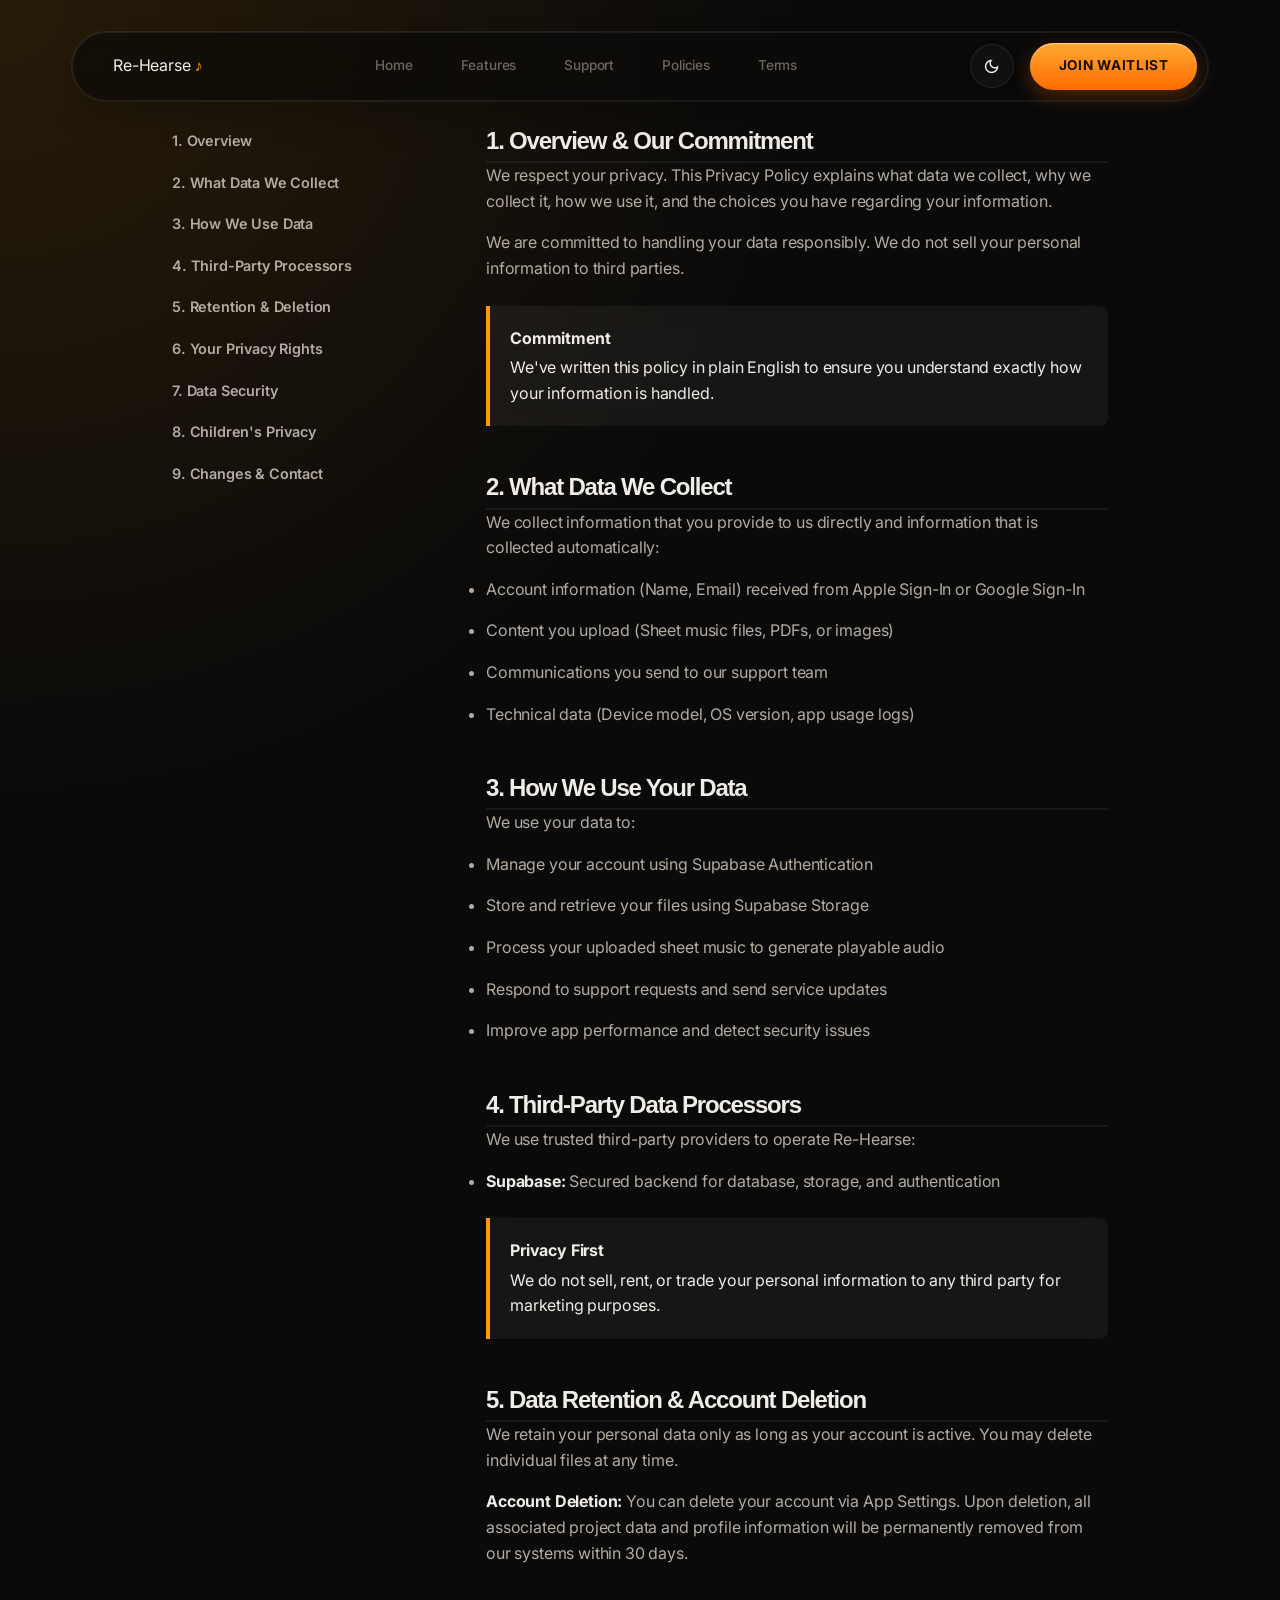
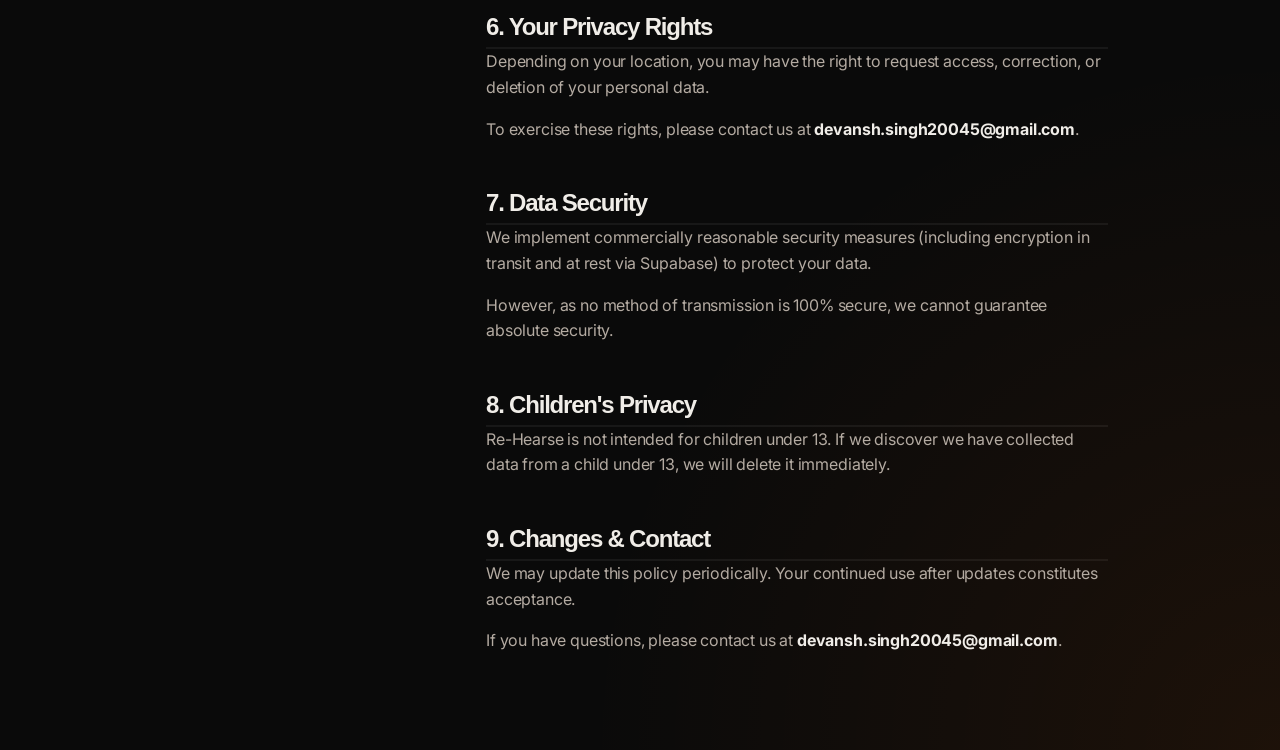
<file: privacy-policy/index.html>
<!DOCTYPE html>
<html lang="en">
<head>
    <meta charset="UTF-8">
    <meta name="viewport" content="width=device-width, initial-scale=1.0">
    <title>Privacy Policy | Re-Hearse</title>
    <link rel="preconnect" href="https://fonts.googleapis.com">
    <link href="https://fonts.googleapis.com/css2?family=Inter:wght@400;600;700&display=swap" rel="stylesheet">
    <link href="https://fonts.googleapis.com/css2?family=Material+Symbols+Outlined:opsz,wght,FILL,GRAD@20..48,100..700,0..1,-50..200&display=swap"
        rel="stylesheet">
    <link rel="stylesheet" href="../style.css">
    <!-- Lightweight navbar/cursor script — no GSAP needed on sub-pages -->
    <script defer src="../subpage.js"></script>
    <style>
        :root {
            --primary: #ff9900;
            --primary-deep: #ff6b00;
            --bg: #0a0a0a;
            --surface: rgba(255, 255, 255, 0.03);
            --surface-strong: rgba(255, 255, 255, 0.05);
            --text: #f0ede8;
            --text-light: #b4aba2;
            --border: rgba(255, 153, 0, 0.16);
        }

        /* ===== LIGHT MODE ===== */
        body.light-mode {
            --text: #1a1a1a;
            --text-light: #5a5450;
            --bg: #FAFAF8;
            --surface: rgba(0, 0, 0, 0.03);
            --surface-strong: rgba(0, 0, 0, 0.05);
            --border: rgba(239, 148, 8, 0.18);
        }
        body.light-mode {
            background-color: #FAFAF8 !important;
            background-image:
                radial-gradient(circle at top left, rgba(255, 153, 0, 0.07) 0%, transparent 30%),
                radial-gradient(circle at bottom right, rgba(255, 107, 0, 0.04) 0%, transparent 26%) !important;
            color: #1a1a1a;
        }
        body.light-mode .header {
            background: rgba(0, 0, 0, 0.02);
        }
        body.light-mode .callout {
            background: rgba(0, 0, 0, 0.04);
        }
        body.light-mode h2 {
            color: #1a1a1a;
            border-bottom-color: rgba(0, 0, 0, 0.08);
        }
        body.light-mode h3 {
            color: var(--primary);
        }
        body.light-mode strong {
            color: #1a1a1a;
        }
        body.light-mode aside nav a {
            color: #5a5450;
        }
        body.light-mode aside nav a:hover {
            color: var(--primary);
        }

        body {
            font-family: 'Inter', sans-serif;
            line-height: 1.6;
            color: var(--text);
            margin: 0;
            background-color: var(--bg);
            background-image:
                radial-gradient(circle at top left, rgba(255, 153, 0, 0.12) 0%, transparent 30%),
                radial-gradient(circle at bottom right, rgba(255, 107, 0, 0.08) 0%, transparent 26%);
            transition: background-color 0.4s ease, color 0.4s ease;
        }
        .header { background: var(--surface); padding: 8rem 2rem 4rem; text-align: center; border-bottom: 1px solid var(--border); backdrop-filter: blur(14px); transition: background 0.4s ease; }
        .header h1 { font-size: 2.5rem; margin: 0; font-weight: 700; }
        .last-updated { color: var(--text-light); margin-top: 0.5rem; display: block; }
        .container { max-width: 1000px; margin: 0 auto; padding: 8rem 2rem 3rem; display: flex; gap: 4rem; }
        aside { width: 250px; position: sticky; top: 100px; height: fit-content; }
        aside nav ul { list-style: none; padding: 0; margin: 0; }
        aside nav li { margin-bottom: 1rem; }
        aside nav a { text-decoration: none; color: var(--text-light); font-size: 0.9rem; font-weight: 600; transition: color 0.3s ease; }
        aside nav a:hover { color: var(--primary); }
        main { flex: 1; }
        section { margin-bottom: 3rem; }
        h2 { font-size: 1.5rem; color: var(--text); border-bottom: 2px solid rgba(255, 255, 255, 0.06); padding-bottom: 0.5rem; margin-top: 0; transition: color 0.4s ease, border-color 0.4s ease; }
        h3 { font-size: 1.15rem; color: var(--primary); margin: 1.5rem 0 0.5rem 0; }
        p, li { margin-bottom: 1rem; color: var(--text-light); transition: color 0.4s ease; }
        .callout { background: var(--surface-strong); border-left: 4px solid var(--primary); padding: 1.25rem; border-radius: 0 8px 8px 0; margin: 1.5rem 0; backdrop-filter: blur(12px); transition: background 0.4s ease; }
        .callout-title { font-weight: 700; display: block; margin-bottom: 0.25rem; color: var(--text); transition: color 0.4s ease; }
        strong { color: var(--text); transition: color 0.4s ease; }
        @media (max-width: 850px) { .container { flex-direction: column; } aside { display: none; } }
        @media (max-width: 768px) {
            .navbar { top: 0.75rem; padding: 0 0.75rem; }
            .nav-inner { flex-wrap: wrap; align-items: center; justify-content: space-between; row-gap: 0.65rem; padding: 0.6rem; border-radius: 24px; }
            .logo { font-size: 0.95rem; white-space: nowrap; }
            .nav-links { display: flex; width: 100%; gap: 0.5rem; flex-wrap: wrap; overflow: visible; padding-top: 0.15rem; }
            .nav-links a { flex: 0 0 auto; padding: 0.55rem 0.85rem; border: 1px solid var(--border); border-radius: 999px; background: var(--surface); font-size: 0.78rem; line-height: 1; }
            .nav-links a.active { color: #1a0f00; background: linear-gradient(180deg, #FFA933, #FF6B00); border-color: transparent; }
            .nav-right { gap: 0.45rem; }
            .theme-toggle-btn { width: 38px; height: 38px; }
            .download-btn { padding: 0.68rem 0.95rem; font-size: 0.74rem; letter-spacing: 0.02em; line-height: 1.05; }
            .container { padding: 12.5rem 1rem 3rem; gap: 2rem; }
            h2 { font-size: 1.35rem; }
        }
        @media (max-width: 480px) {
            .nav-inner { padding: 0.55rem; }
            .logo { font-size: 0.88rem; }
            .download-btn { padding: 0.64rem 0.8rem; font-size: 0.7rem; }
            .nav-links { gap: 0.45rem; }
            .nav-links a { padding: 0.5rem 0.72rem; font-size: 0.75rem; }
        }
    </style>
</head>
<body>

    <div id="cursor" class="custom-cursor"></div>
    <div id="cursor-follower" class="custom-cursor-follower"><span class="cursor-note">♪</span></div>

    <nav class="navbar" id="navbar">
        <div class="nav-inner">
            <a href="../" class="logo data-magnetic" style="text-decoration: none; color: inherit;">Re-Hearse <span class="logo-note">♪</span></a>
            <div class="nav-links">
                <a href="../" class="data-magnetic">Home</a>
                <a href="../#showcase-area" class="data-magnetic">Features</a>
                <a href="../support/" class="data-magnetic">Support</a>
                <a href="../privacy-policy/" class="data-magnetic active">Policies</a>
                <a href="../terms-of-service/" class="data-magnetic">Terms</a>
            </div>
            <div class="nav-right">
                <button id="theme-toggle" class="theme-toggle-btn data-magnetic" aria-label="Toggle Theme">
                    <span class="material-symbols-outlined theme-icon">dark_mode</span>
                </button>
                <a href="../#download" class="nav-badge data-magnetic download-btn">
                    Join Waitlist
                </a>
            </div>
        </div>
    </nav>

<div class="container">
    <aside>
        <nav>
            <ul>
                <li><a href="#section1">1. Overview</a></li>
                <li><a href="#section2">2. What Data We Collect</a></li>
                <li><a href="#section3">3. How We Use Data</a></li>
                <li><a href="#section4">4. Third-Party Processors</a></li>
                <li><a href="#section5">5. Retention & Deletion</a></li>
                <li><a href="#section6">6. Your Privacy Rights</a></li>
                <li><a href="#section7">7. Data Security</a></li>
                <li><a href="#section8">8. Children's Privacy</a></li>
                <li><a href="#section9">9. Changes & Contact</a></li>
            </ul>
        </nav>
    </aside>

    <main>
        <section id="section1">
            <h2>1. Overview & Our Commitment</h2>
            <p>We respect your privacy. This Privacy Policy explains what data we collect, why we collect it, how we use it, and the choices you have regarding your information.</p>
            <p>We are committed to handling your data responsibly. We do not sell your personal information to third parties.</p>
            <div class="callout">
                <span class="callout-title">Commitment</span>
                We've written this policy in plain English to ensure you understand exactly how your information is handled.
            </div>
        </section>

        <section id="section2">
            <h2>2. What Data We Collect</h2>
            <p>We collect information that you provide to us directly and information that is collected automatically:</p>
            <ul>
                <li>Account information (Name, Email) received from Apple Sign-In or Google Sign-In</li>
                <li>Content you upload (Sheet music files, PDFs, or images)</li>
                <li>Communications you send to our support team</li>
                <li>Technical data (Device model, OS version, app usage logs)</li>
            </ul>
        </section>

        <section id="section3">
            <h2>3. How We Use Your Data</h2>
            <p>We use your data to:</p>
            <ul>
                <li>Manage your account using Supabase Authentication</li>
                <li>Store and retrieve your files using Supabase Storage</li>
                <li>Process your uploaded sheet music to generate playable audio</li>
                <li>Respond to support requests and send service updates</li>
                <li>Improve app performance and detect security issues</li>
            </ul>
        </section>

        <section id="section4">
            <h2>4. Third-Party Data Processors</h2>
            <p>We use trusted third-party providers to operate Re-Hearse:</p>
            <ul>
                <li><strong>Supabase:</strong> Secured backend for database, storage, and authentication</li>
                <!-- <li><strong>Apple and Google:</strong> Authentication infrastructure</li> -->
            </ul>
            <div class="callout">
                <span class="callout-title">Privacy First</span>
                We do not sell, rent, or trade your personal information to any third party for marketing purposes.
            </div>
        </section>

        <section id="section5">
            <h2>5. Data Retention & Account Deletion</h2>
            <p>We retain your personal data only as long as your account is active. You may delete individual files at any time.</p>
            <p><strong>Account Deletion:</strong> You can delete your account via App Settings. Upon deletion, all associated project data and profile information will be permanently removed from our systems within 30 days.</p>
        </section>

        <section id="section6">
            <h2>6. Your Privacy Rights</h2>
            <p>Depending on your location, you may have the right to request access, correction, or deletion of your personal data.</p>
            <p>To exercise these rights, please contact us at <strong>devansh.singh20045@gmail.com</strong>.</p>
        </section>

        <section id="section7">
            <h2>7. Data Security</h2>
            <p>We implement commercially reasonable security measures (including encryption in transit and at rest via Supabase) to protect your data.</p>
            <p>However, as no method of transmission is 100% secure, we cannot guarantee absolute security.</p>
        </section>

        <section id="section8">
            <h2>8. Children's Privacy</h2>
            <p>Re-Hearse is not intended for children under 13. If we discover we have collected data from a child under 13, we will delete it immediately.</p>
        </section>

        <section id="section9">
            <h2>9. Changes & Contact</h2>
            <p>We may update this policy periodically. Your continued use after updates constitutes acceptance.</p>
            <p>If you have questions, please contact us at <strong>devansh.singh20045@gmail.com</strong>.</p>
        </section>
    </main>
</div>

</body>
</html>
</file>
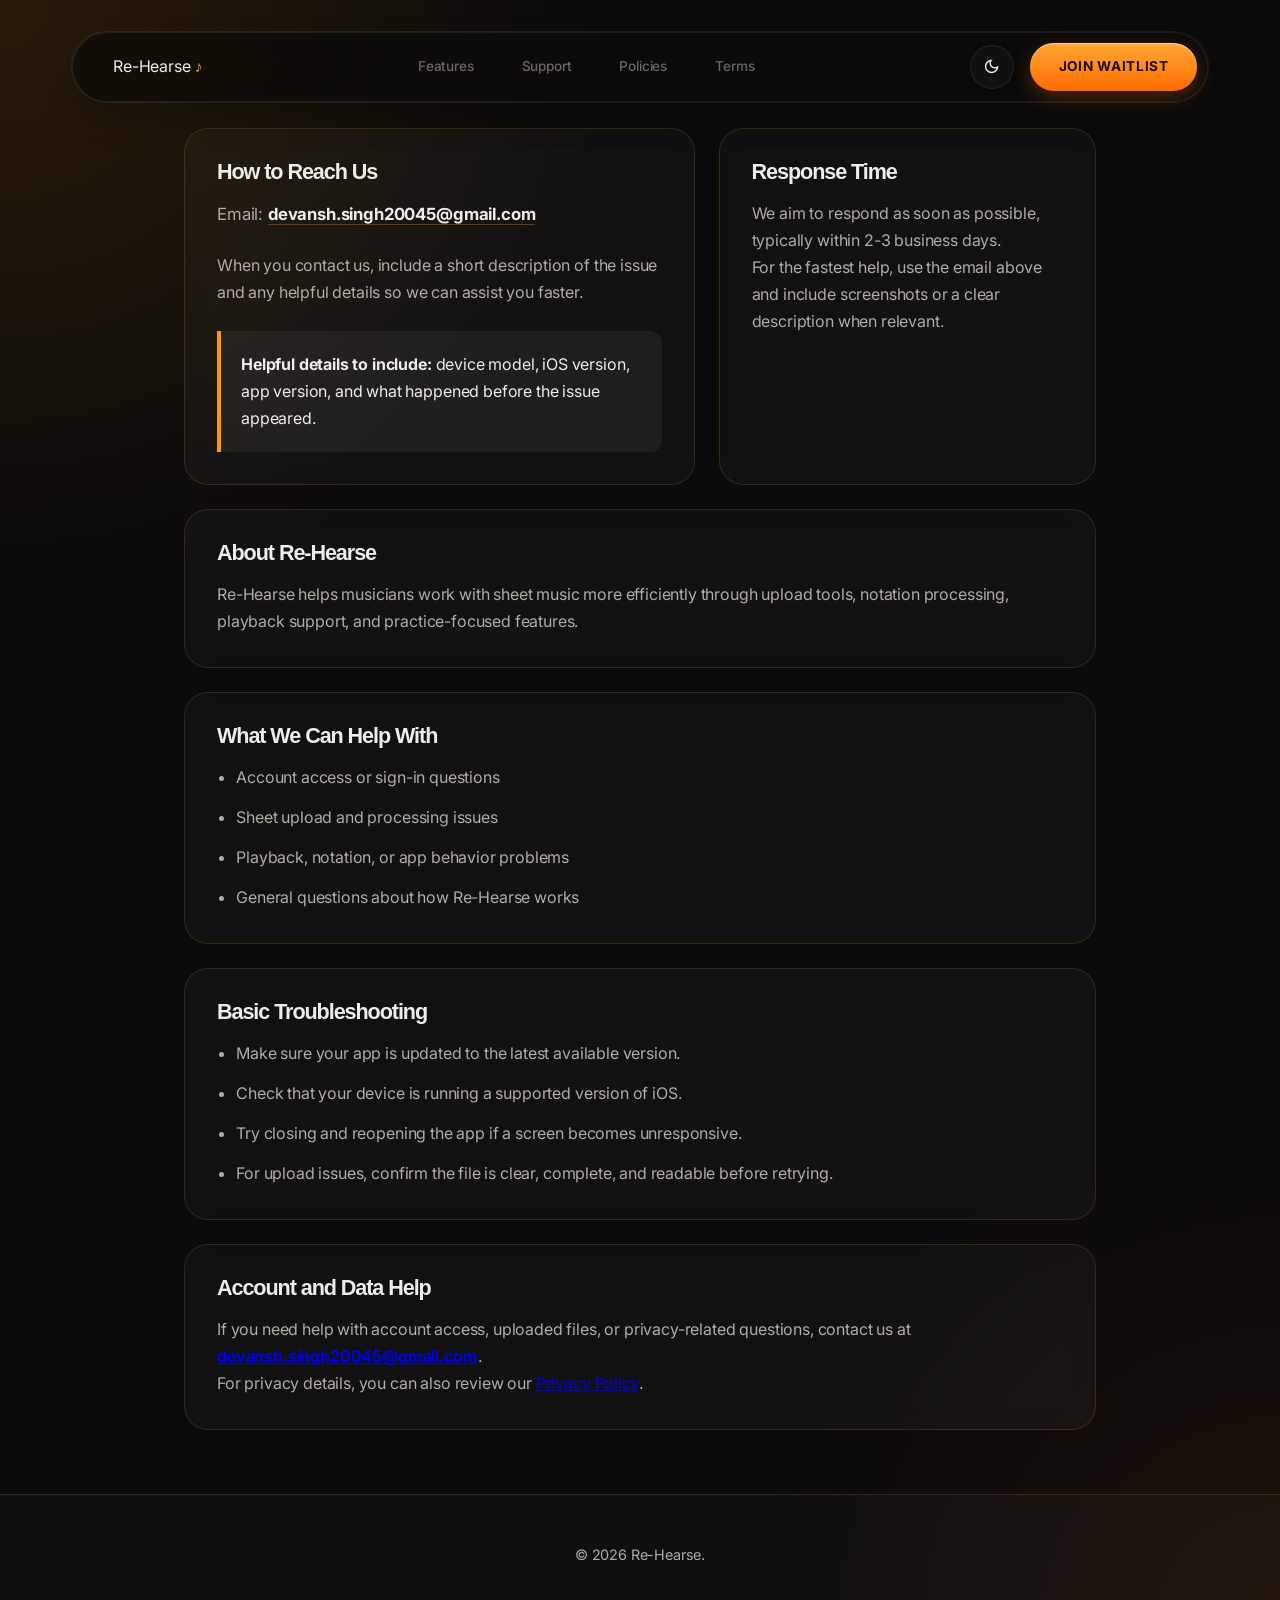
<file: support/index.html>
<!DOCTYPE html>
<html lang="en">
<head>
    <meta charset="UTF-8">
    <meta name="viewport" content="width=device-width, initial-scale=1.0">
    <title>Support | Re-Hearse</title>
    <meta name="description" content="Get support for Re-Hearse, including account help, upload issues, and general app assistance.">
    <link rel="preconnect" href="https://fonts.googleapis.com">
    <link href="https://fonts.googleapis.com/css2?family=Inter:wght@400;600;700&display=swap" rel="stylesheet">
    <link href="https://fonts.googleapis.com/css2?family=Material+Symbols+Outlined:opsz,wght,FILL,GRAD@20..48,100..700,0..1,-50..200&display=swap"
        rel="stylesheet">
    <link rel="stylesheet" href="../style.css">
    <script defer src="../subpage.js"></script>
    <style>
        :root {
            --primary: #ff9900;
            --primary-deep: #ff6b00;
            --bg: #0a0a0a;
            --surface: rgba(255, 255, 255, 0.03);
            --surface-strong: rgba(255, 255, 255, 0.05);
            --text: #f0ede8;
            --text-light: #b4aba2;
            --border: rgba(255, 153, 0, 0.16);
        }

        body.light-mode {
            --text: #1a1a1a;
            --text-light: #5a5450;
            --bg: #FAFAF8;
            --surface: rgba(0, 0, 0, 0.03);
            --surface-strong: rgba(0, 0, 0, 0.05);
            --border: rgba(239, 148, 8, 0.18);
        }

        body.light-mode {
            background-color: #FAFAF8 !important;
            background-image:
                radial-gradient(circle at top left, rgba(255, 153, 0, 0.07) 0%, transparent 30%),
                radial-gradient(circle at bottom right, rgba(255, 107, 0, 0.04) 0%, transparent 26%) !important;
            color: #1a1a1a;
        }

        body.light-mode .support-card,
        body.light-mode .footer {
            background: rgba(0, 0, 0, 0.03);
        }

        body.light-mode .callout {
            background: rgba(0, 0, 0, 0.04);
        }

        body.light-mode h2,
        body.light-mode strong,
        body.light-mode .support-email a {
            color: #1a1a1a;
        }

        body {
            font-family: 'Inter', sans-serif;
            line-height: 1.7;
            color: var(--text);
            margin: 0;
            background-color: var(--bg);
            background-image:
                radial-gradient(circle at top left, rgba(255, 153, 0, 0.12) 0%, transparent 30%),
                radial-gradient(circle at bottom right, rgba(255, 107, 0, 0.08) 0%, transparent 26%);
            transition: background-color 0.4s ease, color 0.4s ease;
        }

        .container {
            max-width: 960px;
            margin: 0 auto;
            padding: 8rem 1.5rem 4rem;
        }

        .support-grid {
            display: grid;
            grid-template-columns: 1.15fr 0.85fr;
            gap: 1.5rem;
        }

        .support-card {
            background: var(--surface);
            border: 1px solid var(--border);
            border-radius: 24px;
            padding: 2rem;
            backdrop-filter: blur(12px);
            transition: background 0.4s ease, border-color 0.4s ease;
        }

        h2 {
            font-size: 1.35rem;
            color: var(--text);
            margin-top: 0;
            margin-bottom: 1rem;
            transition: color 0.4s ease;
        }

        p, li {
            color: var(--text-light);
            transition: color 0.4s ease;
        }

        ul {
            padding-left: 1.2rem;
            margin: 0;
        }

        li + li {
            margin-top: 0.8rem;
        }

        .support-email {
            margin: 1rem 0 1.5rem;
            font-size: 1.05rem;
        }

        .support-email a {
            color: var(--text);
            text-decoration: none;
            border-bottom: 1px solid rgba(255, 153, 0, 0.35);
        }

        .support-email a:hover {
            color: var(--primary);
            border-bottom-color: var(--primary);
        }

        .callout {
            background: var(--surface-strong);
            border-left: 4px solid var(--primary);
            padding: 1.25rem;
            border-radius: 0 12px 12px 0;
            margin-top: 1.5rem;
            transition: background 0.4s ease;
        }

        .callout strong {
            color: var(--text);
            transition: color 0.4s ease;
        }

        .footer {
            text-align: center;
            padding: 3rem 1.5rem 4rem;
            border-top: 1px solid var(--border);
            color: var(--text-light);
            font-size: 0.9rem;
            background: rgba(255, 255, 255, 0.02);
            transition: background 0.4s ease;
        }

        @media (max-width: 800px) {
            .support-grid {
                grid-template-columns: 1fr;
            }
        }
    </style>
</head>
<body>

    <div id="cursor" class="custom-cursor"></div>
    <div id="cursor-follower" class="custom-cursor-follower"><span class="cursor-note">♪</span></div>

    <nav class="navbar" id="navbar">
        <div class="nav-inner">
            <a href="../" class="logo data-magnetic" style="text-decoration: none; color: inherit;">Re-Hearse <span class="logo-note">♪</span></a>
            <div class="nav-links">
                <a href="../#showcase-area" class="data-magnetic">Features</a>
                <a href="../support/" class="data-magnetic active">Support</a>
                <a href="../privacy-policy/" class="data-magnetic">Policies</a>
                <a href="../terms-of-service/" class="data-magnetic">Terms</a>
            </div>
            <div class="nav-right">
                <button id="theme-toggle" class="theme-toggle-btn data-magnetic" aria-label="Toggle Theme">
                    <span class="material-symbols-outlined theme-icon">dark_mode</span>
                </button>
                <a href="../#download" class="nav-badge data-magnetic download-btn">
                    Join Waitlist
                </a>
            </div>
        </div>
    </nav>

    <div class="container">
        <div class="support-grid">
            <section class="support-card">
                <h2>How to Reach Us</h2>
                <p class="support-email">
                    Email: <strong><a href="mailto:devansh.singh20045@gmail.com">devansh.singh20045@gmail.com</a></strong>
                </p>
                <p>When you contact us, include a short description of the issue and any helpful details so we can assist you faster.</p>

                <div class="callout">
                    <strong>Helpful details to include:</strong>
                    device model, iOS version, app version, and what happened before the issue appeared.
                </div>
            </section>

            <section class="support-card">
                <h2>Response Time</h2>
                <p>We aim to respond as soon as possible, typically within 2-3 business days.</p>
                <p>For the fastest help, use the email above and include screenshots or a clear description when relevant.</p>
            </section>
        </div>

        <section class="support-card" style="margin-top: 1.5rem;">
            <h2>About Re-Hearse</h2>
            <p>Re-Hearse helps musicians work with sheet music more efficiently through upload tools, notation processing, playback support, and practice-focused features.</p>
        </section>

        <section class="support-card" style="margin-top: 1.5rem;">
            <h2>What We Can Help With</h2>
            <ul>
                <li>Account access or sign-in questions</li>
                <li>Sheet upload and processing issues</li>
                <li>Playback, notation, or app behavior problems</li>
                <li>General questions about how Re-Hearse works</li>
            </ul>
        </section>

        <section class="support-card" style="margin-top: 1.5rem;">
            <h2>Basic Troubleshooting</h2>
            <ul>
                <li>Make sure your app is updated to the latest available version.</li>
                <li>Check that your device is running a supported version of iOS.</li>
                <li>Try closing and reopening the app if a screen becomes unresponsive.</li>
                <li>For upload issues, confirm the file is clear, complete, and readable before retrying.</li>
            </ul>
        </section>

        <section class="support-card" style="margin-top: 1.5rem;">
            <h2>Account and Data Help</h2>
            <p>If you need help with account access, uploaded files, or privacy-related questions, contact us at <strong><a href="mailto:devansh.singh20045@gmail.com">devansh.singh20045@gmail.com</a></strong>.</p>
            <p>For privacy details, you can also review our <a href="../privacy-policy/">Privacy Policy</a>.</p>
        </section>
    </div>

    <footer class="footer">
        &copy; 2026 Re-Hearse.
    </footer>

</body>
</html>
</file>
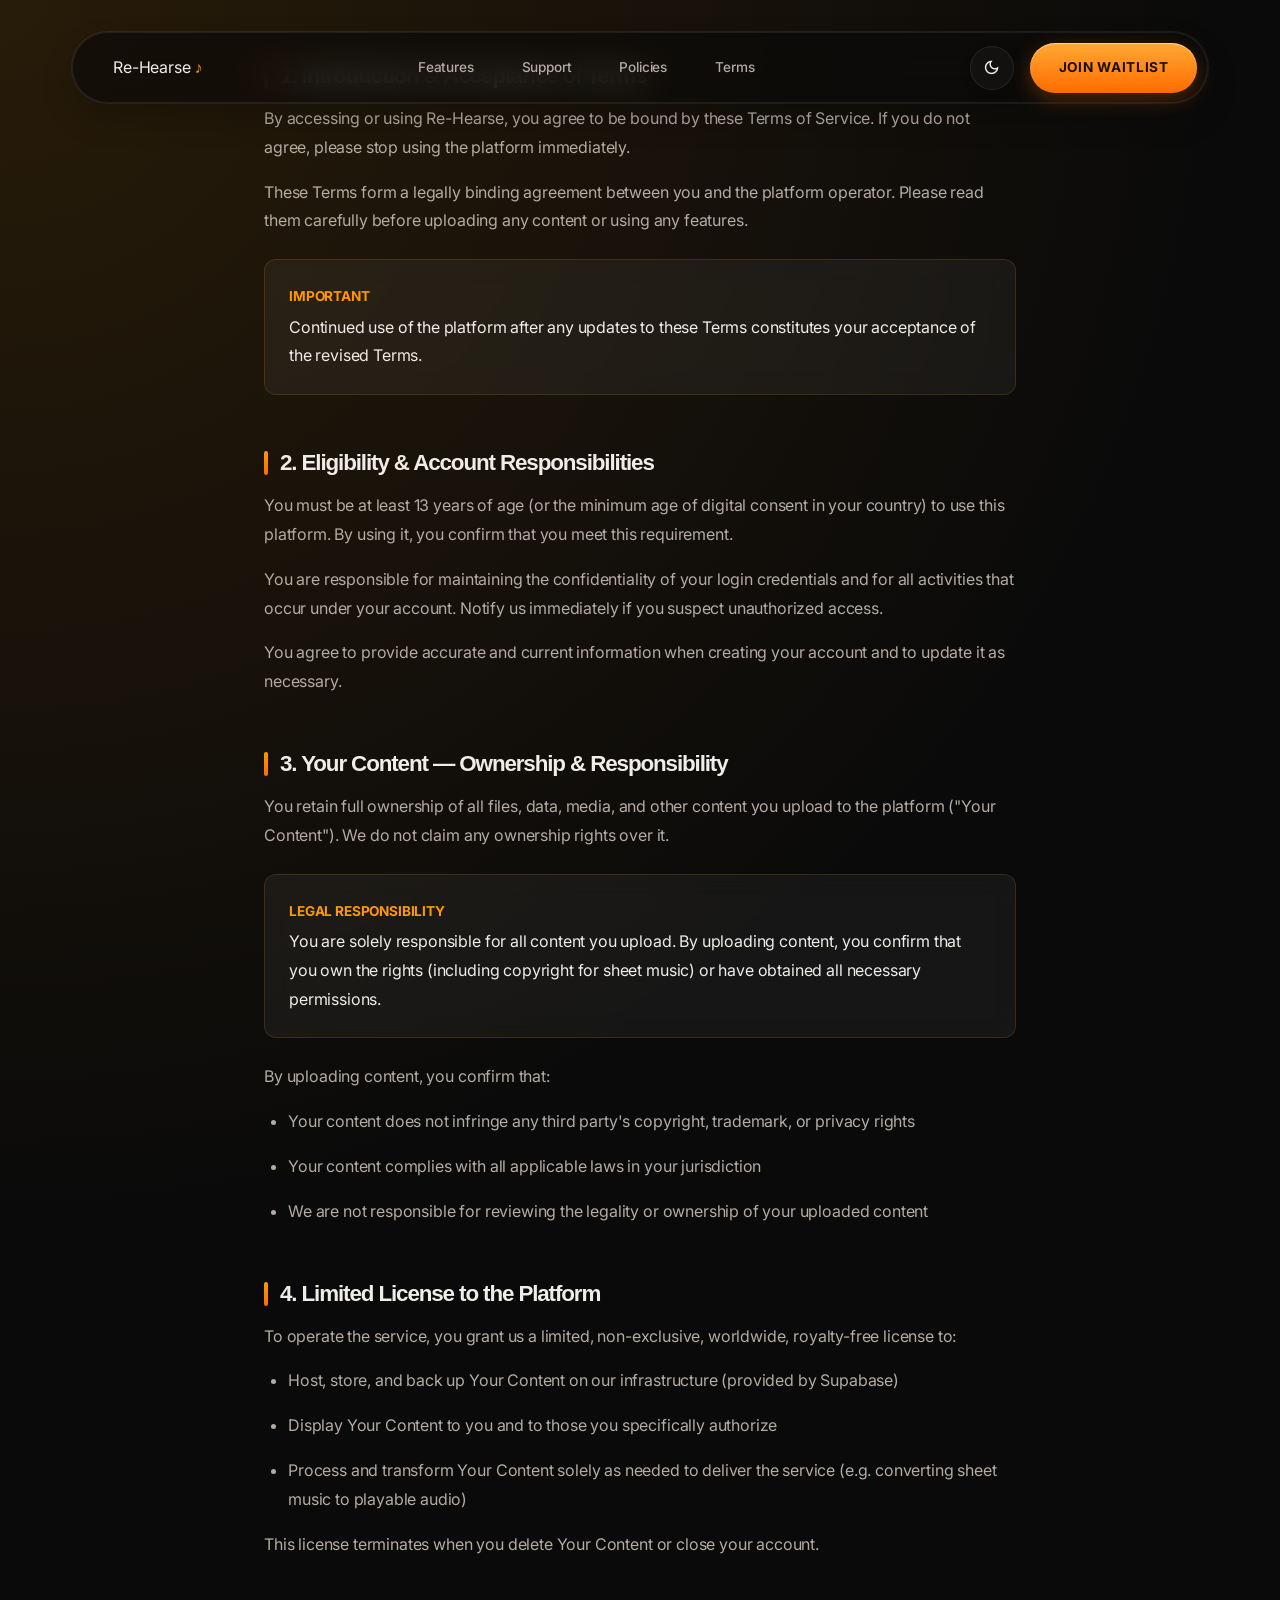
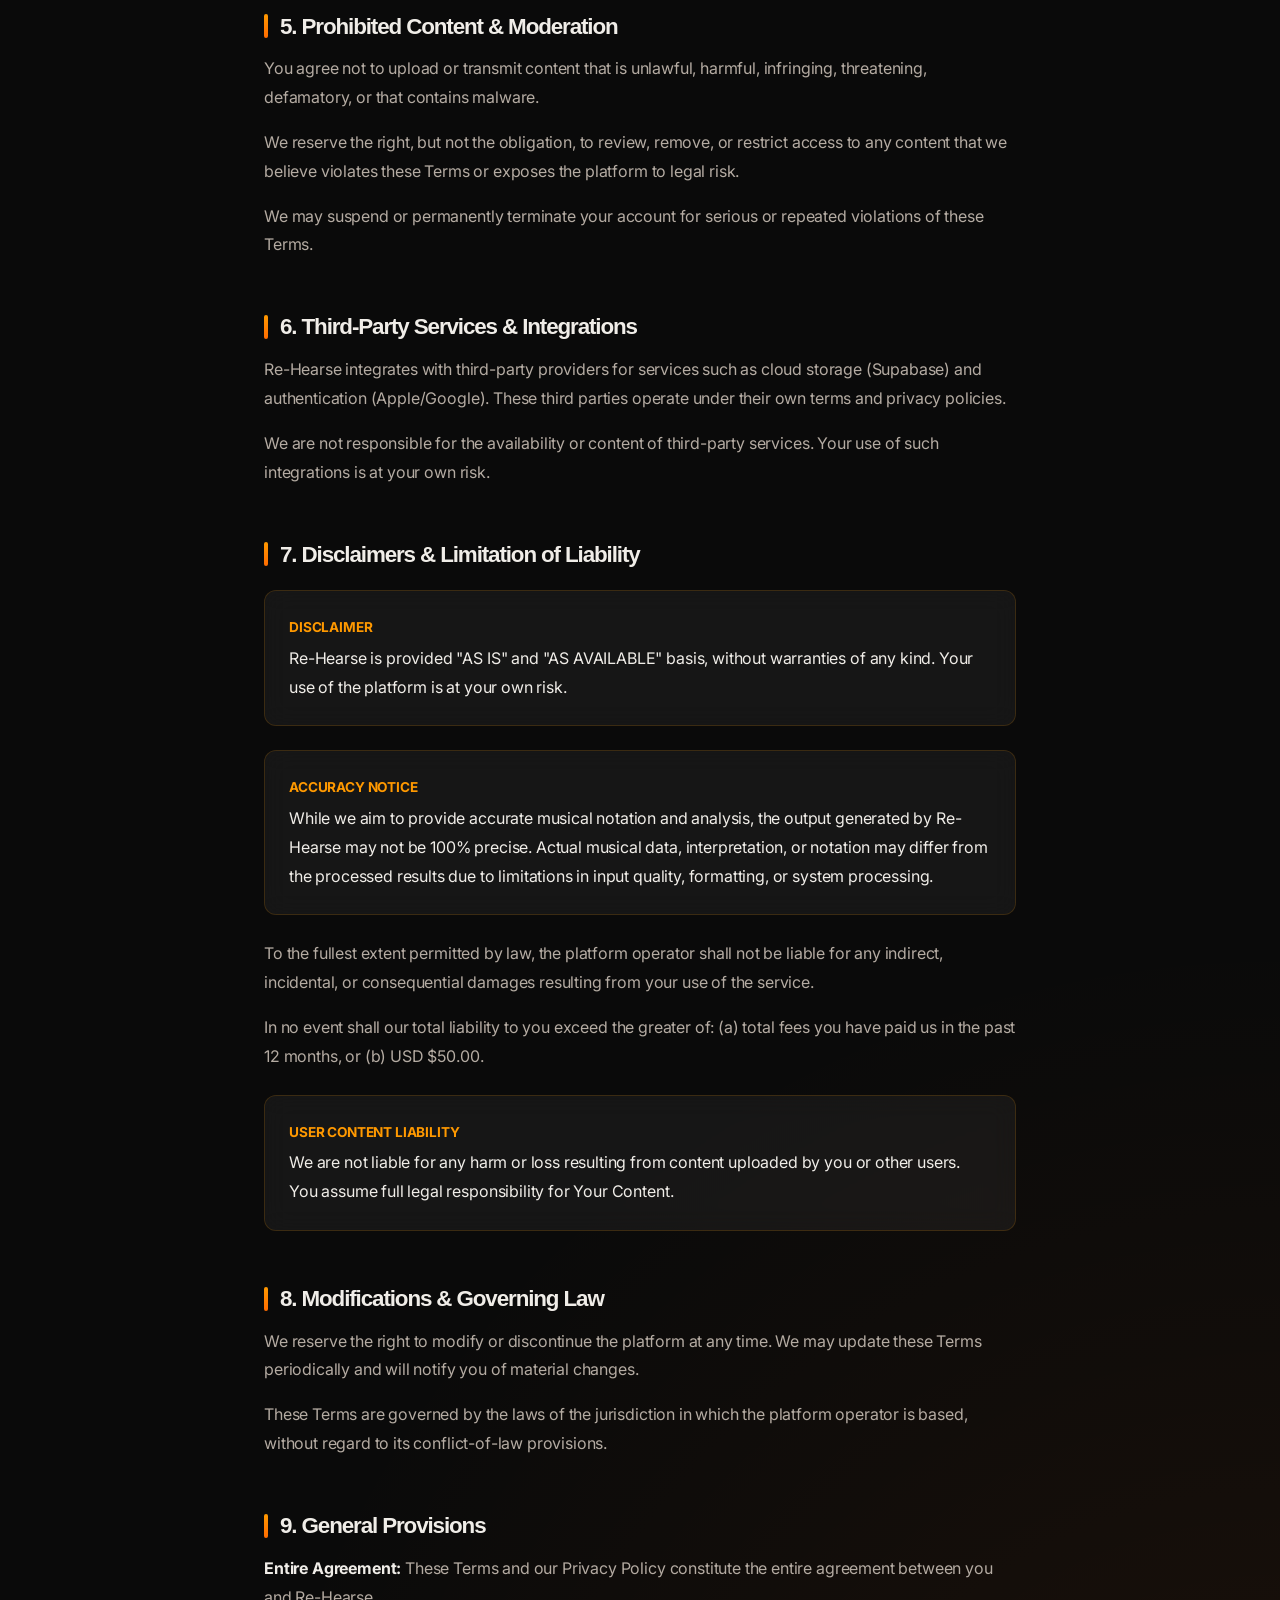
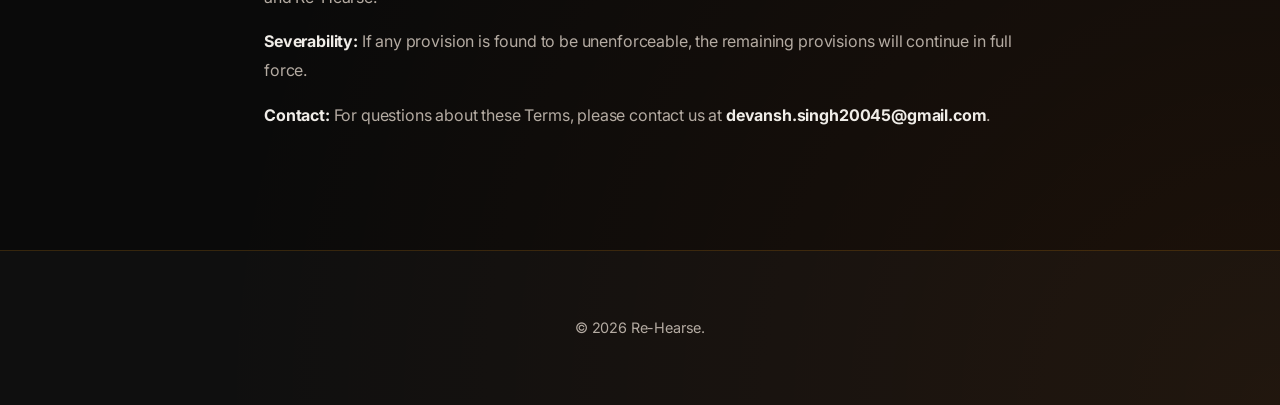
<file: terms-of-service/index.html>
<!DOCTYPE html>
<html lang="en">
<head>
    <meta charset="UTF-8">
    <meta name="viewport" content="width=device-width, initial-scale=1.0">
    <title>Terms of Service | Re-Hearse</title>
    <link rel="preconnect" href="https://fonts.googleapis.com">
    <link href="https://fonts.googleapis.com/css2?family=Inter:wght@400;600;800&display=swap" rel="stylesheet">
    <link href="https://fonts.googleapis.com/css2?family=Material+Symbols+Outlined:opsz,wght,FILL,GRAD@20..48,100..700,0..1,-50..200&display=swap"
        rel="stylesheet">
    <link rel="stylesheet" href="../style.css">
    <!-- Lightweight navbar/cursor script — no GSAP needed on sub-pages -->
    <script defer src="../subpage.js"></script>
    <style>
        :root {
            --primary: #ff9900;
            --primary-deep: #ff6b00;
            --text: #f0ede8;
            --text-muted: #b4aba2;
            --bg: #0a0a0a;
            --surface: rgba(255, 255, 255, 0.03);
            --surface-strong: rgba(255, 255, 255, 0.05);
            --border: rgba(255, 153, 0, 0.16);
        }

        /* ===== LIGHT MODE ===== */
        body.light-mode {
            --text: #1a1a1a;
            --text-muted: #5a5450;
            --bg: #FAFAF8;
            --surface: rgba(0, 0, 0, 0.03);
            --surface-strong: rgba(0, 0, 0, 0.05);
            --border: rgba(239, 148, 8, 0.18);
        }
        body.light-mode {
            background-color: #FAFAF8 !important;
            background-image:
                radial-gradient(circle at top left, rgba(255, 153, 0, 0.07) 0%, transparent 32%),
                radial-gradient(circle at bottom right, rgba(255, 107, 0, 0.04) 0%, transparent 28%) !important;
            color: #1a1a1a;
        }
        body.light-mode .hero {
            background: rgba(0, 0, 0, 0.02);
        }
        body.light-mode .callout {
            background: rgba(0, 0, 0, 0.04);
        }
        body.light-mode .footer {
            background: rgba(0, 0, 0, 0.02);
        }
        body.light-mode h2 {
            color: #1a1a1a;
        }
        body.light-mode strong {
            color: #1a1a1a;
        }

        body {
            font-family: 'Inter', sans-serif;
            line-height: 1.8;
            color: var(--text);
            margin: 0;
            background-color: var(--bg);
            background-image:
                radial-gradient(circle at top left, rgba(255, 153, 0, 0.12) 0%, transparent 32%),
                radial-gradient(circle at bottom right, rgba(255, 107, 0, 0.08) 0%, transparent 28%);
            transition: background-color 0.4s ease, color 0.4s ease;
        }
        /* Override existing .nav to not conflict with new .navbar */
        .nav-legacy { padding: 2rem; text-align: center; font-weight: 800; font-size: 1.25rem; color: var(--primary); letter-spacing: 1px; }
        .hero { background: rgba(255, 255, 255, 0.03); padding: 8rem 1.5rem 4rem; text-align: center; border-bottom: 1px solid var(--border); backdrop-filter: blur(14px); transition: background 0.4s ease; }
        .hero h1 { font-size: 2.5rem; margin: 0; }
        .date { color: var(--text-muted); margin-top: 1rem; display: block; }
        .container { max-width: 800px; margin: 0 auto; padding: 4rem 1.5rem; }
        section { margin-bottom: 3.5rem; }
        h2 { font-size: 1.4rem; color: var(--text); margin-bottom: 1rem; display: flex; align-items: center; transition: color 0.4s ease; }
        h2::before { content: ""; width: 4px; height: 24px; background: linear-gradient(180deg, var(--primary), var(--primary-deep)); margin-right: 12px; border-radius: 2px; }
        p, li { color: var(--text-muted); margin-bottom: 1rem; transition: color 0.4s ease; }
        ul { padding-left: 1.5rem; }
        .callout { background: var(--surface-strong); border: 1px solid var(--border); padding: 1.5rem; border-radius: 12px; margin: 1.5rem 0; backdrop-filter: blur(12px); transition: background 0.4s ease; }
        .callout-title { font-weight: 700; color: var(--primary); display: block; margin-bottom: 0.25rem; text-transform: uppercase; font-size: 0.85rem; }
        .footer { text-align: center; padding: 4rem; border-top: 1px solid var(--border); color: var(--text-muted); font-size: 0.9rem; background: rgba(255, 255, 255, 0.02); transition: background 0.4s ease; }
        strong { color: var(--text); transition: color 0.4s ease; }
    </style>
</head>
<body>

    <div id="cursor" class="custom-cursor"></div>
    <div id="cursor-follower" class="custom-cursor-follower"><span class="cursor-note">♪</span></div>

    <nav class="navbar" id="navbar">
        <div class="nav-inner">
            <a href="../" class="logo data-magnetic" style="text-decoration: none; color: inherit;">Re-Hearse <span class="logo-note">♪</span></a>
            <div class="nav-links">
                <a href="../#showcase-area" class="data-magnetic">Features</a>
                <a href="../support/" class="data-magnetic">Support</a>
                <a href="../privacy-policy/" class="data-magnetic">Policies</a>
                <a href="../terms-of-service/" class="data-magnetic active">Terms</a>
            </div>
            <div class="nav-right">
                <button id="theme-toggle" class="theme-toggle-btn data-magnetic" aria-label="Toggle Theme">
                    <span class="material-symbols-outlined theme-icon">dark_mode</span>
                </button>
                <a href="../#download" class="nav-badge data-magnetic download-btn">
                    Join Waitlist
                </a>
            </div>
        </div>
    </nav>

<div class="container">
    <section>
        <h2>1. Introduction & Acceptance of Terms</h2>
        <p>By accessing or using Re-Hearse, you agree to be bound by these Terms of Service. If you do not agree, please stop using the platform immediately.</p>
        <p>These Terms form a legally binding agreement between you and the platform operator. Please read them carefully before uploading any content or using any features.</p>
        <div class="callout">
            <span class="callout-title">Important</span>
            Continued use of the platform after any updates to these Terms constitutes your acceptance of the revised Terms.
        </div>
    </section>

    <section>
        <h2>2. Eligibility & Account Responsibilities</h2>
        <p>You must be at least 13 years of age (or the minimum age of digital consent in your country) to use this platform. By using it, you confirm that you meet this requirement.</p>
        <p>You are responsible for maintaining the confidentiality of your login credentials and for all activities that occur under your account. Notify us immediately if you suspect unauthorized access.</p>
        <p>You agree to provide accurate and current information when creating your account and to update it as necessary.</p>
    </section>

    <section>
        <h2>3. Your Content — Ownership & Responsibility</h2>
        <p>You retain full ownership of all files, data, media, and other content you upload to the platform ("Your Content"). We do not claim any ownership rights over it.</p>
        <div class="callout">
            <span class="callout-title">Legal Responsibility</span>
            You are solely responsible for all content you upload. By uploading content, you confirm that you own the rights (including copyright for sheet music) or have obtained all necessary permissions.
        </div>
        <p>By uploading content, you confirm that:</p>
        <ul>
            <li>Your content does not infringe any third party's copyright, trademark, or privacy rights</li>
            <li>Your content complies with all applicable laws in your jurisdiction</li>
            <li>We are not responsible for reviewing the legality or ownership of your uploaded content</li>
        </ul>
    </section>

    <section>
        <h2>4. Limited License to the Platform</h2>
        <p>To operate the service, you grant us a limited, non-exclusive, worldwide, royalty-free license to:</p>
        <ul>
            <li>Host, store, and back up Your Content on our infrastructure (provided by Supabase)</li>
            <li>Display Your Content to you and to those you specifically authorize</li>
            <li>Process and transform Your Content solely as needed to deliver the service (e.g. converting sheet music to playable audio)</li>
        </ul>
        <p>This license terminates when you delete Your Content or close your account.</p>
    </section>

    <section>
        <h2>5. Prohibited Content & Moderation</h2>
        <p>You agree not to upload or transmit content that is unlawful, harmful, infringing, threatening, defamatory, or that contains malware.</p>
        <p>We reserve the right, but not the obligation, to review, remove, or restrict access to any content that we believe violates these Terms or exposes the platform to legal risk.</p>
        <p>We may suspend or permanently terminate your account for serious or repeated violations of these Terms.</p>
    </section>

    <section>
        <h2>6. Third-Party Services & Integrations</h2>
        <p>Re-Hearse integrates with third-party providers for services such as cloud storage (Supabase) and authentication (Apple/Google). These third parties operate under their own terms and privacy policies.</p>
        <p>We are not responsible for the availability or content of third-party services. Your use of such integrations is at your own risk.</p>
    </section>

    <section>
        <h2>7. Disclaimers & Limitation of Liability</h2>
        <div class="callout">
            <span class="callout-title">Disclaimer</span>
            Re-Hearse is provided "AS IS" and "AS AVAILABLE" basis, without warranties of any kind. Your use of the platform is at your own risk.
        </div>
        <div class="callout">
    <span class="callout-title">Accuracy Notice</span>
    While we aim to provide accurate musical notation and analysis, the output generated by Re-Hearse may not be 100% precise. Actual musical data, interpretation, or notation may differ from the processed results due to limitations in input quality, formatting, or system processing.
</div>
        <p>To the fullest extent permitted by law, the platform operator shall not be liable for any indirect, incidental, or consequential damages resulting from your use of the service.</p>
        <p>In no event shall our total liability to you exceed the greater of: (a) total fees you have paid us in the past 12 months, or (b) USD $50.00.</p>
        <div class="callout">
            <span class="callout-title">User Content Liability</span>
            We are not liable for any harm or loss resulting from content uploaded by you or other users. You assume full legal responsibility for Your Content.
        </div>
    </section>

    <section>
        <h2>8. Modifications & Governing Law</h2>
        <p>We reserve the right to modify or discontinue the platform at any time. We may update these Terms periodically and will notify you of material changes.</p>
        <p>These Terms are governed by the laws of the jurisdiction in which the platform operator is based, without regard to its conflict-of-law provisions.</p>
    </section>

    <section>
        <h2>9. General Provisions</h2>
        <p><strong>Entire Agreement:</strong> These Terms and our Privacy Policy constitute the entire agreement between you and Re-Hearse.</p>
        <p><strong>Severability:</strong> If any provision is found to be unenforceable, the remaining provisions will continue in full force.</p>
        <p><strong>Contact:</strong> For questions about these Terms, please contact us at <strong>devansh.singh20045@gmail.com</strong>.</p>
    </section>
</div>

<footer class="footer">
    &copy; 2026 Re-Hearse. 
</footer>

</body>
</html>
</file>
<file: style.css>
/* RE-HEARSE SHOWCASE STYLES — Premium Music Edition */
:root {
  /* Brand Colors */
  --orange-neon: #EF9408;
  --orange-light: #FF9900;
  --orange-dark: #FF6B00;

  /* Theme-dependent Tokens (Dark - Default) */
  --bg-color: #0A0A0A;
  --text-main: #F0EDE8;
  --text-muted: #6E665F;
  --bg-glass: rgba(255, 255, 255, 0.03);
  --border-glass: rgba(255, 255, 255, 0.08);
  --bg-glass-heavy: rgba(255, 255, 255, 0.06);
  --text-shadow-hero: 0 4px 40px rgba(255, 255, 255, 0.06);
  --navbar-bg: rgba(10, 10, 10, 0.7);

  --font-display: 'Space Grotesk', sans-serif;
  --font-body: 'Inter', sans-serif;
  --font-editorial: 'Playfair Display', serif;
}

/* Light Mode Overrides */
body.light-mode {
  --bg-color: #FAFAF8;
  /* Premium Off-white / Paper */
  --text-main: #1A1A1A;
  --text-muted: #8E867F;
  --bg-glass: rgba(0, 0, 0, 0.03);
  --border-glass: rgba(0, 0, 0, 0.08);
  --bg-glass-heavy: rgba(0, 0, 0, 0.06);
  --text-shadow-hero: 0 4px 40px rgba(0, 0, 0, 0.03);
  --navbar-bg: rgba(250, 250, 248, 0.85);
}

* {
  margin: 0;
  padding: 0;
  box-sizing: border-box;
  cursor: none !important;
}

body {
  font-family: var(--font-body);
  background-color: var(--bg-color);
  color: var(--text-main);
  overflow-x: hidden;
  -webkit-font-smoothing: antialiased;
  letter-spacing: -0.01em;
  /* Only transition color, not box-shadow/opacity (avoids layer invalidation) */
  transition: background-color 0.4s ease, color 0.4s ease;
}

body.system-cursor * {
  cursor: auto !important;
}

body.system-cursor .custom-cursor,
body.system-cursor .custom-cursor-follower {
  display: none;
}

body.system-cursor .data-magnetic {
  will-change: auto;
}

body.reduced-motion .float-note,
body.reduced-motion .logo-note,
body.reduced-motion .user-reviews-marquee,
body.reduced-motion .screen-glare,
body.reduced-motion .cta-note-decoration,
body.reduced-motion .preloader-icon-glow,
body.reduced-motion .preloader-icon-ring,
body.reduced-motion .aurora-2,
body.reduced-motion .aurora-3 {
  animation: none !important;
}

/* Limit theme transition to only color-related props to avoid layout thrash */
body,
.nav-inner,
.theme-toggle-btn,
.nav-links a,
.footer-links a,
.review-card,
.write-review-btn,
.download-btn,
.glass-card,
.editorial-container,
.footer-bottom,
.copyright {
  transition:
    background-color 0.4s ease,
    color 0.4s ease,
    border-color 0.4s ease;
}

::selection {
  background: var(--orange-light);
  color: #0A0A0A;
}

/* ================================================
   CUSTOM CURSOR — Musical Note Edition
================================================ */
.custom-cursor {
  position: fixed;
  top: 0;
  left: 0;
  width: 8px;
  height: 8px;
  background-color: var(--orange-light);
  border-radius: 50%;
  pointer-events: none;
  z-index: 10000;
  transform: translate(-50%, -50%);
  /* Removed glow box-shadow — repaints on every mousemove */
  box-shadow: 0 0 8px rgba(255, 153, 0, 0.5);
}

.custom-cursor-follower {
  position: fixed;
  top: 0;
  left: 0;
  width: 44px;
  height: 44px;
  border: 1.5px solid rgba(255, 153, 0, 0.5);
  border-radius: 50%;
  pointer-events: none;
  z-index: 9999;
  transform: translate(-50%, -50%);
  transition: width 0.3s cubic-bezier(0.16, 1, 0.3, 1),
    height 0.3s cubic-bezier(0.16, 1, 0.3, 1),
    background 0.3s ease,
    border-color 0.3s ease;
  display: flex;
  align-items: center;
  justify-content: center;
  /* Removed backdrop-filter from cursor — it creates a new composite layer on every frame */
  will-change: transform;
}

.cursor-note {
  font-size: 1rem;
  color: var(--orange-light);
  opacity: 0;
  transition: opacity 0.3s ease;
  line-height: 1;
  pointer-events: none;
  user-select: none;
}

.custom-cursor-follower.cursor-hover {
  width: 64px;
  height: 64px;
  background: rgba(255, 153, 0, 0.08);
  border-color: var(--orange-light);
}

.custom-cursor-follower.cursor-hover .cursor-note {
  opacity: 1;
}

/* Lenis Settings */
html.lenis {
  height: auto;
}

.lenis.lenis-smooth {
  scroll-behavior: auto;
}

.lenis.lenis-smooth [data-lenis-prevent] {
  overscroll-behavior: contain;
}

/* ================================================
   AMBIENT BACKGROUND
================================================ */
.ambient-background {
  position: fixed;
  top: 0;
  left: 0;
  width: 100vw;
  height: 100vh;
  z-index: -1;
  overflow: hidden;
  background: var(--bg-color);
  pointer-events: none;
  /* Isolate compositing to prevent children from polluting parent layers */
  contain: strict;
  transition: background-color 0.5s ease;
}

#bg-canvas {
  position: absolute;
  top: 0;
  left: 0;
  width: 100%;
  height: 100%;
  opacity: 0.3;
  /* Own compositing layer — keeps canvas repaints isolated */
  will-change: contents;
}

/* Noise overlay removed — SVG filter is expensive. Using a pseudo-element with opacity instead */
.noise-overlay {
  display: none;
}

.ambient-glow-orb {
  position: absolute;
  top: -10vh;
  left: 50%;
  width: 70vw;
  height: 70vw;
  background: radial-gradient(circle, rgba(239, 148, 8, 0.12) 0%, rgba(239, 148, 8, 0.04) 45%, transparent 70%);
  /* Reduced blur from 120px → 60px: massive GPU win, visually identical at distance */
  filter: blur(60px);
  transform: translate(-50%, -50%);
  z-index: 0;
  pointer-events: none;
  /* Only animate opacity/transform — never filter */
  will-change: transform, opacity;
}

/* Orange Smudge Top Left */
.ambient-smudge-left {
  position: fixed;
  top: -10vh;
  left: -15vw;
  width: 45vw;
  height: 45vh;
  background: radial-gradient(circle at center, rgba(251, 173, 36, 0.4) 0%, rgba(255, 165, 0, 0.15) 45%, transparent 80%);
  /* Reduced from 120px → 50px */
  filter: blur(50px);
  opacity: 0.5;
  z-index: 0;
  pointer-events: none;
  /* Removed mix-blend-mode: screen — it breaks compositing and forces repaint */
}

body.light-mode .ambient-smudge-left {
  opacity: 0.12;
  filter: blur(60px);
  background: radial-gradient(circle at center, rgba(251, 173, 36, 0.3) 0%, rgba(255, 165, 0, 0.1) 50%, transparent 75%);
}

/* Aurora orbs: slow them WAY down — at 20s they were causing 60fps compositing */
.aurora-2 {
  background: radial-gradient(circle, rgba(255, 107, 0, 0.06) 0%, transparent 60%);
  top: 30%;
  left: -20%;
  width: 80vw;
  height: 80vh;
  animation: float 40s infinite alternate ease-in-out;
  filter: blur(40px);
}

.aurora-3 {
  background: radial-gradient(circle, rgba(255, 153, 0, 0.04) 0%, transparent 60%);
  bottom: -20%;
  right: -20%;
  width: 70vw;
  height: 70vh;
  animation: float 50s infinite alternate-reverse ease-in-out;
  filter: blur(40px);
}

@keyframes float {
  0% { transform: translate(0, 0) scale(1); }
  100% { transform: translate(6vw, 6vh) scale(1.08); }
}

/* ================================================
   TYPOGRAPHY
================================================ */
h1,
h2 {
  font-family: var(--font-display);
  letter-spacing: -0.05em;
  font-weight: 800;
  line-height: 1.05;
}

.gradient-text {
  background: linear-gradient(135deg, var(--text-main), var(--text-muted));
  -webkit-background-clip: text;
  background-clip: text;
  -webkit-text-fill-color: transparent;
  color: transparent;
}

/* ================================================
   NAVBAR
================================================ */
.navbar {
  position: fixed;
  top: 2rem;
  left: 50%;
  transform: translateX(-50%);
  width: 100%;
  max-width: 1200px;
  padding: 0 2rem;
  z-index: 100;
  /* Do NOT will-change: transform on the outer wrapper — it creates unnecessary layer */
}

.nav-inner {
  display: flex;
  align-items: center;
  justify-content: space-between;
  background: var(--navbar-bg);
  /* Reduced blur from 24px → 16px. Visually near-identical but 2x faster */
  backdrop-filter: saturate(160%) blur(16px);
  -webkit-backdrop-filter: saturate(160%) blur(16px);
  border: 1px solid var(--border-glass);
  border-radius: 100px;
  padding: 0.6rem 0.6rem 0.6rem 2.5rem;
  box-shadow: 0 16px 32px rgba(0, 0, 0, 0.2), 0 0 0 1px var(--border-glass);
  will-change: transform;
}

.nav-right {
  display: flex;
  align-items: center;
  gap: 1rem;
}

.mobile-menu-toggle,
.mobile-menu-card {
  display: none;
}

.theme-toggle-btn {
  background: var(--bg-glass);
  border: 1px solid var(--border-glass);
  width: 44px;
  height: 44px;
  border-radius: 50%;
  display: flex;
  align-items: center;
  justify-content: center;
  color: var(--text-main);
  cursor: none !important;
  transition: all 0.3s ease;
  box-shadow: 0 4px 12px rgba(0, 0, 0, 0.1);
}

.theme-toggle-btn:hover {
  background: var(--bg-glass-heavy);
  border-color: var(--orange-light);
  transform: translateY(-2px);
  box-shadow: 0 8px 24px rgba(255, 153, 0, 0.2);
}

.theme-icon {
  font-size: 1.2rem;
  transition: transform 0.5s cubic-bezier(0.16, 1, 0.3, 1);
}

.theme-toggle-btn:active .theme-icon {
  transform: scale(0.8) rotate(15deg);
}

.logo-note {
  color: var(--orange-light);
  font-size: 1rem;
  display: inline-block;
  animation: noteWiggle 3s ease-in-out infinite;
}

@keyframes noteWiggle {

  0%,
  100% {
    transform: translateY(0) rotate(0deg);
  }

  30% {
    transform: translateY(-3px) rotate(-8deg);
  }

  70% {
    transform: translateY(-1px) rotate(4deg);
  }
}

.nav-links {
  display: flex;
  gap: 2rem;
}

.nav-links a {
  color: var(--text-muted);
  text-decoration: none;
  font-size: 0.85rem;
  font-weight: 500;
  transition: color 0.3s;
  padding: 0.5rem;
  display: inline-block;
}

.nav-links a:hover {
  color: #fff;
}

.nav-badge,
.footer-badge {
  display: inline-block;
}

/* Only promote compositing on elements that are actually being animated */
.data-magnetic {
  transform: translateZ(0);
}

/* ================================================
   PRELOADER — Treble Clef Edition
================================================ */
#preloader {
  position: fixed;
  top: 0;
  left: 0;
  width: 100vw;
  height: 100vh;
  background: #050505;
  z-index: 9999;
  display: flex;
  justify-content: center;
  align-items: center;
  pointer-events: none;
}

#preloader .preloader-content {
  display: flex;
  flex-direction: column;
  align-items: center;
  gap: 1.5rem;
}

/* App Icon preloader */
.preloader-icon-wrap {
  position: relative;
  width: 120px;
  height: 120px;
  display: flex;
  align-items: center;
  justify-content: center;
  margin-bottom: 0.5rem;
}

.preloader-icon {
  width: 100px;
  height: 100px;
  border-radius: 22px;
  /* iOS icon rounding */
  object-fit: cover;
  position: relative;
  z-index: 3;
  animation: iconScaleIn 0.7s cubic-bezier(0.16, 1, 0.3, 1) forwards;
  opacity: 0;
  box-shadow:
    0 0 0 1px rgba(255, 153, 0, 0.15),
    0 20px 60px rgba(0, 0, 0, 0.6),
    0 0 40px rgba(255, 153, 0, 0.2);
}

@keyframes iconScaleIn {
  0% {
    opacity: 0;
    transform: scale(0.5);
  }

  60% {
    opacity: 1;
    transform: scale(1.08);
  }

  100% {
    opacity: 1;
    transform: scale(1);
  }
}

/* Ambient glow bloom behind icon */
.preloader-icon-glow {
  position: absolute;
  inset: -30px;
  border-radius: 50%;
  background: radial-gradient(circle, rgba(255, 153, 0, 0.35) 0%, transparent 70%);
  filter: blur(20px);
  z-index: 1;
  animation: glowPulse 2s ease-in-out infinite;
}

@keyframes glowPulse {

  0%,
  100% {
    transform: scale(0.9);
    opacity: 0.6;
  }

  50% {
    transform: scale(1.1);
    opacity: 1;
  }
}

/* Expanding concentric ring waves */
.preloader-icon-ring {
  position: absolute;
  border-radius: 50%;
  border: 1px solid rgba(255, 153, 0, 0.4);
  z-index: 2;
  animation: ringExpand 2s ease-out infinite;
}

.ring-1 {
  width: 130px;
  height: 130px;
  animation-delay: 0s;
}

.ring-2 {
  width: 130px;
  height: 130px;
  animation-delay: 0.7s;
}

@keyframes ringExpand {
  0% {
    transform: scale(0.8);
    opacity: 0.8;
  }

  100% {
    transform: scale(2.2);
    opacity: 0;
  }
}

/* Preloader logo letter reveal */
.preloader-logo {
  font-family: 'Anton', sans-serif;
  font-size: 3.5rem;
  font-weight: 400;
  letter-spacing: 0.15em;
  color: #fff;
  text-shadow: 0 0 30px rgba(255, 153, 0, 0.3);
  display: flex;
  gap: 0;
  overflow: visible;
}

.pl {
  display: inline-block;
  opacity: 0;
  transform: translateY(20px);
}

.preloader-tagline {
  font-family: 'Playfair Display', serif;
  font-style: italic;
  font-size: 0.9rem;
  color: rgba(255, 153, 0, 0.6);
  letter-spacing: 0.1em;
  opacity: 0;
  animation: fadeInTag 0.6s ease 2s forwards;
}

@keyframes fadeInTag {
  to {
    opacity: 1;
  }
}

.loading-bar-container {
  width: 180px;
  height: 1.5px;
  background: rgba(255, 255, 255, 0.08);
  overflow: hidden;
  border-radius: 2px;
}

.loading-bar {
  width: 30%;
  height: 100%;
  background: linear-gradient(90deg, transparent, var(--orange-light), transparent);
  animation: loadSweep 1.4s infinite ease-in-out;
}

@keyframes loadSweep {
  0% {
    transform: translateX(-200%);
  }

  100% {
    transform: translateX(500%);
  }
}

/* ================================================
   HERO SECTION
================================================ */
.hero {
  min-height: 100vh;
  display: flex;
  flex-direction: column;
  justify-content: center;
  align-items: center;
  padding: 15vh 5vw 20vh 5vw;
  position: relative;
  text-align: center;
  overflow: hidden;
}

/* Floating note glyphs */
.float-note {
  position: absolute;
  font-size: 1.8rem;
  color: var(--orange-light);
  opacity: 0.15;
  animation: floatNote 8s ease-in-out infinite;
  pointer-events: none;
  z-index: 0;
  user-select: none;
}

@keyframes floatNote {

  0%,
  100% {
    transform: translateY(0) rotate(-5deg);
  }

  50% {
    transform: translateY(-20px) rotate(5deg);
  }
}

/* Music staff lines behind hero title */
.hero-staff {
  position: absolute;
  left: 5%;
  right: 5%;
  top: 50%;
  transform: translateY(-50%);
  display: flex;
  flex-direction: column;
  gap: 22px;
  pointer-events: none;
  z-index: 0;
}

.staff-line {
  width: 100%;
  height: 1px;
  background: linear-gradient(90deg, transparent 0%, rgba(255, 153, 0, 0.06) 15%, rgba(255, 153, 0, 0.06) 85%, transparent 100%);
}

.pill-badge {
  position: relative;
  z-index: 1;
  display: inline-block;
  padding: 0.5rem 1.2rem;
  border: 1px solid rgba(255, 153, 0, 0.2);
  border-radius: 50px;
  background: rgba(255, 153, 0, 0.05);
  font-size: 0.72rem;
  text-transform: uppercase;
  letter-spacing: 0.15em;
  font-weight: 600;
  color: rgba(255, 153, 0, 0.8);
  margin-bottom: 2rem;
  backdrop-filter: blur(10px);
}

.hero-title {
  position: relative;
  z-index: 1;
  font-family: 'Anton', sans-serif;
  font-weight: 400;
  font-size: clamp(4rem, 8vw, 7rem);
  line-height: 1.05;
  margin-bottom: 1.5rem;
  letter-spacing: 0.03em;
  max-width: 1300px;
  margin-left: auto;
  margin-right: auto;
  text-align: center;
  color: var(--text-main);
  text-transform: uppercase;
  text-shadow: var(--text-shadow-hero);
}

.hero-title .highlight {
  color: var(--orange-light);
  text-shadow: 0 0 40px rgba(255, 153, 0, 0.5), 0 4px 20px rgba(255, 107, 0, 0.3);
}

.hero-title .highlight-red {
  color: #ff3b30;
  text-shadow: 0 0 30px rgba(255, 59, 48, 0.4);
}

.hero-subtitle {
  position: relative;
  z-index: 1;
  font-family: 'Playfair Display', serif;
  font-style: italic;
  font-size: 1.15rem;
  color: rgba(240, 237, 232, 0.55);
  font-weight: 400;
  max-width: 600px;
  line-height: 1.7;
  margin: 2rem auto 3.5rem auto;
  text-wrap: balance;
  text-align: center;
}

.hero-buttons {
  position: relative;
  z-index: 1;
  display: flex;
  gap: 1.2rem;
  justify-content: center;
  align-items: center;
  pointer-events: auto;
  margin-bottom: 5rem;
}

/* User Reviews Marquee */
.user-reviews-wrapper {
  position: relative;
  z-index: 1;
  width: 100%;
  max-width: 900px;
  overflow: hidden;
  margin: 0 auto;
  /* Soft fade at the edges */
  mask-image: linear-gradient(to right, transparent, black 15%, black 85%, transparent);
  -webkit-mask-image: linear-gradient(to right, transparent, black 15%, black 85%, transparent);
}

.user-reviews-marquee {
  display: flex;
  gap: 1.5rem;
  width: max-content;
  animation: scrollMarquee 25s linear infinite;
  pointer-events: auto;
  will-change: transform;
  transform: translateZ(0);
}

.user-reviews-marquee:hover {
  animation-play-state: paused;
}

@keyframes scrollMarquee {
  0% {
    transform: translateX(0);
  }

  100% {
    transform: translateX(calc(-50% - 0.75rem));
  }
}

.review-card {
  width: 320px;
  background: var(--bg-glass);
  /* Reduced blur: 12px → 8px */
  backdrop-filter: blur(8px);
  -webkit-backdrop-filter: blur(8px);
  border: 1px solid var(--border-glass);
  border-radius: 16px;
  padding: 1.5rem;
  display: flex;
  flex-direction: column;
  gap: 0.8rem;
  text-align: left;
  /* Only transition transform/opacity — not 'all' */
  transition: transform 0.4s cubic-bezier(0.16, 1, 0.3, 1),
              opacity 0.4s ease,
              border-color 0.4s ease;
  position: relative;
  overflow: hidden;
  pointer-events: auto;
  contain: layout style paint;
  backface-visibility: hidden;
}

/* Spotlight Effect for Cursor-Aware */
.review-card::before {
  content: '';
  position: absolute;
  inset: 0;
  background: radial-gradient(circle at var(--cursor-x, 50%) var(--cursor-y, 50%), rgba(255, 153, 0, 0.12) 0%, transparent 60%);
  opacity: 0;
  transition: opacity 0.4s ease;
  pointer-events: none;
}

.review-card:hover::before {
  opacity: 1;
}

.review-card:hover {
  transform: scale(1.05) translateY(-5px);
  background: var(--bg-glass-heavy);
  border-color: rgba(255, 153, 0, 0.3);
  box-shadow: 0 15px 40px rgba(0, 0, 0, 0.2), 0 0 20px rgba(255, 153, 0, 0.05);
  z-index: 2;
}

.review-card .stars {
  color: var(--orange-light);
  font-size: 0.9rem;
  letter-spacing: 0.1em;
  transition: transform 0.4s ease;
}

.review-card:hover .stars {
  transform: translateX(3px);
}

.review-card p {
  font-size: 0.95rem;
  color: var(--text-main);
  opacity: 0.9;
  line-height: 1.5;
  font-family: var(--font-body);
}

.review-card .reviewer {
  font-size: 0.8rem;
  color: var(--text-muted);
  font-style: italic;
  font-family: 'Playfair Display', serif;
}

/* Mini piano strip at hero bottom */
.mini-piano-strip {
  position: relative;
  z-index: 1;
  display: flex;
  align-items: flex-start;
  height: 50px;
  border-radius: 0 0 6px 6px;
  overflow: visible;
  margin-top: 1rem;
}

.mini-key {
  position: relative;
  display: inline-block;
}

.mini-key.white {
  width: 20px;
  height: 50px;
  background: linear-gradient(180deg, rgba(255, 255, 255, 0.08) 0%, rgba(255, 255, 255, 0.03) 100%);
  border: 1px solid rgba(255, 255, 255, 0.06);
  border-top: none;
  border-radius: 0 0 3px 3px;
  margin-right: 1px;
  transition: background 0.15s ease;
}

.mini-key.white:hover {
  background: linear-gradient(180deg, rgba(255, 153, 0, 0.3) 0%, rgba(255, 153, 0, 0.1) 100%);
  border-color: rgba(255, 153, 0, 0.3);
}

.mini-key.black {
  width: 13px;
  height: 30px;
  background: rgba(255, 153, 0, 0.15);
  border: 1px solid rgba(255, 153, 0, 0.2);
  border-top: none;
  border-radius: 0 0 2px 2px;
  margin-left: -7px;
  margin-right: -6px;
  z-index: 2;
  transition: background 0.15s ease;
}

.mini-key.black:hover {
  background: rgba(255, 153, 0, 0.5);
}

/* ================================================
   CURSOR-AWARE ELEMENTS
================================================ */
.cursor-aware {
  position: relative;
  overflow: hidden;
}

.cursor-aware::before {
  content: '';
  position: absolute;
  top: var(--cursor-y, -100px);
  left: var(--cursor-x, -100px);
  width: 200px;
  height: 200px;
  background: radial-gradient(circle closest-side, rgba(255, 153, 0, 0.3), transparent);
  transform: translate(-50%, -50%);
  pointer-events: none;
  z-index: 0;
  opacity: 0;
  transition: opacity 0.3s ease;
}

.cursor-aware:hover::before {
  opacity: 1;
}

/* ================================================
   BUTTONS
================================================ */
.app-store-badge {
  display: inline-flex;
  align-items: center;
  justify-content: center;
  transition: transform 0.3s cubic-bezier(0.16, 1, 0.3, 1), filter 0.3s ease;
}

.app-store-badge img {
  height: 54px;
  width: auto;
}

.app-store-badge:hover {
  transform: scale(1.05);
  filter: brightness(1.1);
}

/* Write Review button */
.write-review-btn {
  display: inline-flex;
  align-items: center;
  gap: 0.65rem;
  padding: 0.85rem 1.6rem;
  background: var(--bg-glass-heavy);
  backdrop-filter: blur(8px);
  -webkit-backdrop-filter: blur(8px);
  color: var(--text-main);
  border-radius: 10px;
  font-weight: 600;
  font-size: 0.95rem;
  font-family: var(--font-body);
  text-decoration: none;
  height: 54px;
  border: 1px solid var(--border-glass);
  box-shadow: 0 8px 24px rgba(0, 0, 0, 0.2);
  transition: all 0.3s cubic-bezier(0.16, 1, 0.3, 1);
  letter-spacing: 0.03em;
}

.write-review-btn:hover {
  background: rgba(255, 255, 255, 0.12);
  border-color: rgba(255, 153, 0, 0.4);
  transform: translateY(-3px);
  box-shadow: 0 14px 32px rgba(255, 153, 0, 0.15);
}

.write-review-btn .material-symbols-outlined {
  font-size: 1.2rem;
  color: var(--orange-light);
}

.btn-secondary {
  position: relative;
  background: rgba(255, 255, 255, 0.03);
  backdrop-filter: blur(12px);
  -webkit-backdrop-filter: blur(12px);
  color: #fff;
  padding: 1.1rem 2.4rem;
  border-radius: 14px;
  font-weight: 600;
  font-size: 1rem;
  text-decoration: none;
  border: 1px solid rgba(255, 255, 255, 0.1);
  box-shadow: 0 10px 25px rgba(0, 0, 0, 0.2), inset 0 1px 0 rgba(255, 255, 255, 0.06);
  transition: all 0.3s cubic-bezier(0.16, 1, 0.3, 1);
}

.btn-secondary span {
  position: relative;
  z-index: 1;
}

.btn-secondary:hover {
  background: rgba(255, 255, 255, 0.07);
  transform: translateY(-3px);
  box-shadow: 0 15px 30px rgba(0, 0, 0, 0.4);
  border-color: rgba(255, 255, 255, 0.18);
}

.download-btn {
  background: linear-gradient(180deg, #FFA933, #FF6B00);
  color: #1a0f00;
  padding: 0.8rem 1.8rem;
  border-radius: 100px;
  font-weight: 700;
  font-size: 0.85rem;
  letter-spacing: 0.05em;
  transition: all 0.3s cubic-bezier(0.16, 1, 0.3, 1);
  pointer-events: auto;
  text-transform: uppercase;
  border: none;
  box-shadow: inset 0 1px 1px rgba(255, 255, 255, 0.5), 0 6px 20px rgba(255, 107, 0, 0.3);
  text-decoration: none;
}

.download-btn:hover {
  transform: translateY(-2px);
  box-shadow: inset 0 1px 1px rgba(255, 255, 255, 0.6), 0 12px 24px rgba(255, 107, 0, 0.4);
  filter: brightness(1.05);
}

/* ================================================
   TRANSITION TITLE (Core Features)
================================================ */
.transition-title-container {
  display: flex;
  flex-direction: column;
  align-items: center;
  justify-content: center;
  padding: 3rem 0 1rem 0;
  /* Minimized padding */
  position: relative;
  z-index: 10;
  text-align: center;
  margin-bottom: -2rem;
  /* Pull next section up slightly */
}

.transition-title {
  font-family: 'Anton', sans-serif;
  font-size: clamp(3rem, 6vw, 4.5rem);
  letter-spacing: 0.05em;
  color: #fff;
  opacity: 1;
  text-transform: uppercase;
  margin-bottom: 1.5rem;
  /* Multi-layered High-end Glow */
  text-shadow:
    0 0 20px rgba(255, 255, 255, 0.2),
    0 0 40px rgba(255, 153, 0, 0.3),
    0 0 80px rgba(255, 107, 0, 0.2);
}

.transition-title .highlight {
  /* Ultra-saturated Glow for Highlight words */
  color: var(--orange-light);
  text-shadow:
    0 0 30px rgba(255, 153, 0, 0.8),
    0 0 60px rgba(255, 107, 0, 0.6),
    0 4px 20px rgba(255, 107, 0, 0.4);
}

.transition-line {
  width: 1px;
  height: 40px;
  /* Even shorter line for tighter gap */
  background: linear-gradient(180deg, var(--orange-light) 0%, transparent 100%);
  box-shadow: 0 0 15px rgba(255, 153, 0, 0.5);
  /* Glow on the line itself */
}

/* ================================================
   SHOWCASE AREA
================================================ */
.showcase-area {
  position: relative;
  height: 600vh;
  z-index: 10;
  contain: paint;
}

.sticky-frame {
  position: sticky;
  top: 0;
  width: 100vw;
  height: 100vh;
  overflow: hidden;
  display: flex;
  align-items: center;
}

/* ================================================
   CSS IPHONE
================================================ */
.css-iphone {
  position: fixed;
  left: 50%;
  top: 50%;
  transform: translate(-50%, -50%) perspective(2000px) rotateY(5deg) rotateX(20deg);
  width: 380px;
  height: 800px;
  z-index: 50;
  /* will-change promotes to GPU layer — keep it */
  will-change: transform;
  transform-style: preserve-3d;
  backface-visibility: hidden;
  contain: layout style;
}

.device-frame {
  width: 100%;
  height: 100%;
  /* Natural Titanium Gradient */
  background: linear-gradient(135deg, #2c2c2e 0%, #3a3a3c 50%, #2c2c2e 100%);
  border-radius: 54px;
  position: absolute;
  top: 0;
  left: 0;
  border: 1.5px solid #5a5a5a;
  transform-style: preserve-3d;
  box-shadow:
    inset 0 0 2px rgba(255, 255, 255, 0.3),
    inset 0 0 20px rgba(0, 0, 0, 0.5);
  backface-visibility: hidden;
}

/* Metal Frame Edge highlights */
.device-frame::after {
  content: '';
  position: absolute;
  inset: -1px;
  border-radius: 54px;
  border: 1px solid rgba(255, 255, 255, 0.15);
  transform: translateZ(-2px);
  pointer-events: none;
}

/* Back Plate / Depth */
.device-frame::before {
  content: '';
  position: absolute;
  top: 0;
  left: 0;
  right: 0;
  bottom: 0;
  border-radius: 54px;
  /* Dark Titanium Depth */
  background: linear-gradient(135deg, #a7a7a7 0%, #7d7d7d 25%, #424242 60%, #1a1a1a 100%);
  border: 1px solid #8e8e8e;
  transform: translateZ(-24px);
  box-shadow:
    0 40px 100px rgba(0, 0, 0, 0.7),
    -20px 20px 60px rgba(0, 0, 0, 0.5);
}

/* PHYSICAL BUTTONS */
.btn-side {
  position: absolute;
  right: -3px;
  top: 180px;
  width: 4px;
  height: 100px;
  background: #3a3a3c;
  border: 1px solid #5a5a5a;
  border-radius: 0 4px 4px 0;
  transform: translateZ(-10px);
  box-shadow: 1px 0 3px rgba(0, 0, 0, 0.5);
}

.btn-side-group {
  position: absolute;
  left: -3px;
  top: 140px;
  display: flex;
  flex-direction: column;
  gap: 20px;
  transform: translateZ(-10px);
}

.btn-vol {
  width: 4px;
  background: #3a3a3c;
  border: 1px solid #5a5a5a;
  border-radius: 4px 0 0 4px;
  box-shadow: -1px 0 3px rgba(0, 0, 0, 0.5);
}

#btn-action {
  height: 35px;
  margin-bottom: 10px;
}

#btn-up,
#btn-down {
  height: 65px;
}

/* ANTENNA BANDS */
.antenna-band {
  position: absolute;
  width: 100%;
  height: 4px;
  background: rgba(0, 0, 0, 0.3);
  z-index: 5;
  transform: translateZ(-5px);
}

.band-top {
  top: 60px;
}

.band-bottom {
  bottom: 60px;
}

.screen {
  position: absolute;
  top: 8px;
  left: 8px;
  right: 8px;
  bottom: 8px;
  background: #000;
  border-radius: 42px;
  overflow: hidden;
  box-shadow:
    inset 0 0 20px rgba(0, 0, 0, 1),
    0 0 0 2px rgba(0, 0, 0, 0.8);
  transform: translateZ(2px);
  z-index: 10;
}

.screen-glare {
  position: absolute;
  top: -100%;
  left: -100%;
  width: 300%;
  height: 300%;
  background: linear-gradient(135deg,
      rgba(255, 255, 255, 0) 0%,
      rgba(255, 255, 255, 0) 45%,
      rgba(255, 255, 255, 0.07) 50%,
      rgba(255, 255, 255, 0) 55%,
      rgba(255, 255, 255, 0) 100%);
  z-index: 20;
  pointer-events: none;
  /* Removed mix-blend-mode: screen — breaks compositing on the phone layer */
  animation: glareMove 14s infinite alternate ease-in-out;
  will-change: transform;
}

@keyframes glareMove {
  0% {
    transform: translate(-10%, -10%);
  }

  100% {
    transform: translate(10%, 10%);
  }
}

.app-screen {
  width: 100%;
  height: 100%;
  object-fit: cover;
  transition: opacity 0.5s ease-in-out;
  display: block;
  backface-visibility: hidden;
}

.dynamic-island {
  position: absolute;
  top: 22px;
  left: 50%;
  transform: translateX(-50%) translateZ(2px);
  width: 125px;
  height: 35px;
  background: #030303;
  border-radius: 20px;
  z-index: 100;
  box-shadow: inset 0 0 4px rgba(255, 255, 255, 0.05);
}

.phone-glow {
  display: none;
}

/* ================================================
   EDITORIAL FEATURE CARDS — Sheet Music Texture
================================================ */
.editorial-container {
  position: absolute;
  top: 50%;
  transform: translateY(-50%);
  width: 35vw;
  opacity: 0;
  pointer-events: auto;
  will-change: opacity, transform;

  background: var(--bg-glass);
  /* Reduced backdrop blur: 24px → 14px */
  backdrop-filter: blur(14px);
  -webkit-backdrop-filter: blur(14px);
  border: 1px solid var(--border-glass);
  border-radius: 28px;
  padding: 3rem;
  box-shadow:
    0 30px 60px rgba(0, 0, 0, 0.18),
    inset 0 1px 1px var(--border-glass);
  text-align: left !important;
  overflow: hidden;
  contain: layout style paint;
  backface-visibility: hidden;

  /* Sheet music texture */
  background-image:
    repeating-linear-gradient(180deg,
      transparent 0px,
      transparent 26px,
      var(--border-glass) 26px,
      var(--border-glass) 27px);
}

/* Glare sweep on card hover */
.editorial-container::after {
  content: '';
  position: absolute;
  top: -150%;
  left: -150%;
  width: 200%;
  height: 200%;
  background: linear-gradient(to bottom right,
      rgba(255, 255, 255, 0) 0%,
      rgba(255, 255, 255, 0) 40%,
      rgba(255, 255, 255, 0.04) 50%,
      rgba(255, 255, 255, 0) 60%,
      rgba(255, 255, 255, 0) 100%);
  transform: rotate(30deg);
  transition: transform 0.9s ease;
  pointer-events: none;
  z-index: 1;
}

.editorial-container:hover::after {
  transform: rotate(30deg) translate(50%, 50%);
}

/* Subtle orange left-border accent on hover */
.editorial-container::before {
  content: '';
  position: absolute;
  top: 2rem;
  bottom: 2rem;
  left: 0;
  width: 2px;
  background: linear-gradient(180deg, transparent, var(--orange-light), transparent);
  border-radius: 2px;
  opacity: 0;
  transition: opacity 0.4s ease;
  z-index: 3;
}

.editorial-container:hover::before {
  opacity: 0.6;
}

.editorial-container>* {
  position: relative;
  z-index: 2;
}

.text-left {
  left: 10vw;
}

.text-right {
  right: 10vw;
}

.feature-icon {
  font-size: 2.2rem;
  color: var(--orange-light);
  margin-bottom: 1.2rem;
  display: block;
  filter: drop-shadow(0 0 8px rgba(255, 153, 0, 0.4));
}

.editorial-container h2 {
  font-family: 'Anton', sans-serif;
  font-size: 2.2rem;
  font-weight: 400;
  margin-bottom: 1rem;
  line-height: 1.1;
  text-transform: uppercase;
  letter-spacing: 0.04em;
  color: var(--text-main);
}

.editorial-container p {
  font-family: 'Playfair Display', serif;
  font-style: italic;
  font-size: 1rem;
  color: var(--text-muted);
  font-weight: 400;
  line-height: 1.7;
}

/* ================================================
   FOOTER CTA
================================================ */
.footer-cta {
  height: 80vh;
  display: flex;
  justify-content: center;
  align-items: center;
  text-align: center;
  background: transparent;
  position: relative;
  overflow: hidden;
}

.glass-card {
  background: var(--bg-glass);
  /* Reduced from 24px → 14px */
  backdrop-filter: blur(14px);
  -webkit-backdrop-filter: blur(14px);
  border: 1px solid var(--border-glass);
  border-radius: 36px;
  padding: 5rem 4rem 3rem;
  position: relative;
  overflow: hidden;
  width: 90%;
  max-width: 700px;
  contain: layout style paint;
}

.cta-note-decoration {
  font-size: 4rem;
  color: var(--orange-light);
  opacity: 0.12;
  position: absolute;
  top: 1.5rem;
  right: 2.5rem;
  line-height: 1;
  animation: floatNote 6s ease-in-out infinite;
  pointer-events: none;
}

/* PIANO KEYS ROW in footer */
.piano-keys-row {
  display: flex;
  align-items: flex-start;
  justify-content: center;
  height: 80px;
  margin-top: 3rem;
  position: relative;
}

.pk {
  position: relative;
  display: inline-block;
  transition: background 0.12s ease, transform 0.12s ease;
}

.pk.white {
  width: 36px;
  height: 80px;
  background: linear-gradient(180deg, rgba(255, 255, 255, 0.09) 0%, rgba(255, 255, 255, 0.04) 100%);
  border: 1px solid rgba(255, 255, 255, 0.08);
  border-top: 2px solid rgba(255, 255, 255, 0.15);
  border-radius: 0 0 5px 5px;
  margin-right: 2px;
  box-shadow: 0 4px 10px rgba(0, 0, 0, 0.3);
}

.pk.white:hover {
  background: linear-gradient(180deg, rgba(255, 153, 0, 0.4) 0%, rgba(255, 153, 0, 0.15) 100%);
  border-color: rgba(255, 153, 0, 0.4);
  transform: translateY(3px) scaleY(0.97);
  box-shadow: 0 0 20px rgba(255, 153, 0, 0.3);
}

.pk.black {
  width: 24px;
  height: 50px;
  background: linear-gradient(180deg, rgba(255, 153, 0, 0.18) 0%, rgba(255, 153, 0, 0.08) 100%);
  border: 1px solid rgba(255, 153, 0, 0.25);
  border-top: 2px solid rgba(255, 153, 0, 0.3);
  border-radius: 0 0 3px 3px;
  margin-left: -13px;
  margin-right: -11px;
  z-index: 2;
  box-shadow: 0 4px 8px rgba(0, 0, 0, 0.5);
}

.pk.black:hover {
  background: rgba(255, 153, 0, 0.6);
  border-color: var(--orange-light);
  transform: translateY(3px);
  box-shadow: 0 0 15px rgba(255, 153, 0, 0.5);
}

/* ================================================
   FOOTER BOTTOM
================================================ */
.footer-bottom {
  border-top: 1px solid rgba(255, 102, 0, 0.08);
  padding: 3rem 2rem;
  background: transparent;
  /* Removed backdrop-filter from footer — not visible enough to justify cost */
}

.footer-inner {
  max-width: 1400px;
  margin: 0 auto;
  display: flex;
  flex-direction: column;
  align-items: center;
  gap: 1.5rem;
}

.footer-links {
  display: flex;
  gap: 2rem;
  flex-wrap: wrap;
  justify-content: center;
}

.footer-links a {
  color: var(--text-muted);
  text-decoration: none;
  font-size: 0.9rem;
  transition: color 0.3s;
  display: inline-block;
}

.footer-links a:hover {
  color: #fff;
}

.copyright {
  color: #334455;
  font-size: 0.8rem;
  margin-top: 0.5rem;
  font-family: 'Playfair Display', serif;
  font-style: italic;
}

/* ================================================
   RESPONSIVE
================================================ */
@media (max-width: 1024px) {
  .editorial-container {
    width: 45vw;
  }

  .editorial-container h2 {
    font-size: 1.8rem;
  }
}

@media (max-width: 768px) {
  .navbar {
    top: 1rem;
    padding: 0 1rem;
  }

  .nav-inner {
    padding: 0.55rem 0.55rem 0.55rem 1rem;
    border-radius: 28px;
  }

  .logo {
    font-size: 1rem;
    white-space: nowrap;
  }

  .nav-links {
    display: none;
  }

  .nav-right {
    gap: 0.55rem;
  }

  .mobile-menu-toggle {
    display: inline-flex;
    width: 40px;
    height: 40px;
    align-items: center;
    justify-content: center;
    border-radius: 50%;
    border: 1px solid var(--border-glass);
    background: var(--bg-glass);
    color: var(--text-main);
  }

  .mobile-menu-card {
    position: fixed;
    top: 5.25rem;
    left: 1rem;
    right: 1rem;
    z-index: 120;
    display: grid;
    gap: 0.6rem;
    padding: 1rem;
    border-radius: 22px;
    border: 1px solid var(--border-glass);
    background: rgba(10, 10, 10, 0.96);
    box-shadow: 0 18px 42px rgba(0, 0, 0, 0.32);
    opacity: 0;
    pointer-events: none;
    transform: translateY(-8px);
    transition: opacity 0.22s ease, transform 0.22s ease;
  }

  .mobile-menu-card a {
    display: block;
    text-decoration: none;
    color: var(--text-main);
    background: rgba(255, 255, 255, 0.04);
    border: 1px solid var(--border-glass);
    border-radius: 16px;
    padding: 0.9rem 1rem;
    font-size: 0.95rem;
    font-weight: 600;
  }

  .mobile-menu-card .mobile-menu-cta {
    background: linear-gradient(180deg, #FFA933, #FF6B00);
    color: #1a0f00;
    border-color: transparent;
  }

  body.mobile-menu-open .mobile-menu-card {
    opacity: 1;
    pointer-events: auto;
    transform: translateY(0);
  }

  /* On mobile, reduce blur even further for GPU performance */
  .nav-inner,
  .review-card,
  .editorial-container,
  .glass-card {
    backdrop-filter: blur(8px);
    -webkit-backdrop-filter: blur(8px);
  }

  /* Hide aurora orbs on mobile entirely */
  .aurora-2, .aurora-3 {
    display: none;
  }

  /* Reduce canvas opacity on mobile */
  #bg-canvas {
    opacity: 0.15;
  }

  .hero-title {
    font-size: clamp(3rem, 11vw, 5rem);
  }

  .hero-subtitle {
    font-size: 1rem;
  }

  .float-note {
    display: none;
  }

  .mini-piano-strip {
    display: none;
  }

  .editorial-container {
    width: 90vw;
    left: 5vw !important;
    right: auto !important;
    text-align: center;
    top: 15%;
    transform: translateY(0);
  }

  .piano-keys-row {
    overflow-x: auto;
  }

  .glass-card {
    padding: 3rem 1.5rem 2rem;
  }
}

/* ================================================
   PERFORMANCE — content-visibility & GPU layers
================================================ */

/* Skip rendering cost for sections not yet in viewport */
.showcase-area,
.footer-cta,
.footer-bottom {
  content-visibility: auto;
  /* Hint the browser to reserve space so no layout shift */
  contain-intrinsic-size: 0 500px;
}

/* Isolate the hero from the rest of the page paint tree */
.hero {
  contain: layout style;
}

/* Isolate the transition title block */
.transition-title-container {
  contain: layout style;
}

/* Ensure marquee never causes layout of parent */
.user-reviews-wrapper {
  contain: layout style;
}

/* ================================================
   PERFORMANCE — Reduced Motion (comprehensive)
================================================ */
@media (prefers-reduced-motion: reduce) {
  *,
  *::before,
  *::after {
    animation-duration: 0.01ms !important;
    animation-iteration-count: 1 !important;
    transition-duration: 0.01ms !important;
  }

  .ambient-background,
  .float-note,
  .aurora-2,
  .aurora-3,
  .screen-glare,
  .logo-note,
  .user-reviews-marquee,
  .cta-note-decoration {
    animation: none !important;
  }

  #bg-canvas {
    display: none;
  }
}

/* ================================================
   PERFORMANCE — Low-power device hints
================================================ */
@media (max-width: 480px) {
  /* Kill ALL backdrop-filters on very small screens */
  .nav-inner,
  .review-card,
  .editorial-container,
  .glass-card,
  .write-review-btn {
    backdrop-filter: none !important;
    -webkit-backdrop-filter: none !important;
    background: rgba(10, 10, 10, 0.92) !important;
  }

  .ambient-smudge-left,
  .aurora-2,
  .aurora-3 {
    display: none;
  }

  #bg-canvas {
    display: none;
  }

  .float-note {
    display: none;
  }

  .mobile-menu-card {
    top: 5rem;
    left: 0.75rem;
    right: 0.75rem;
    padding: 0.85rem;
  }

  .mobile-menu-card a {
    padding: 0.82rem 0.9rem;
    font-size: 0.9rem;
  }
}
</file>
